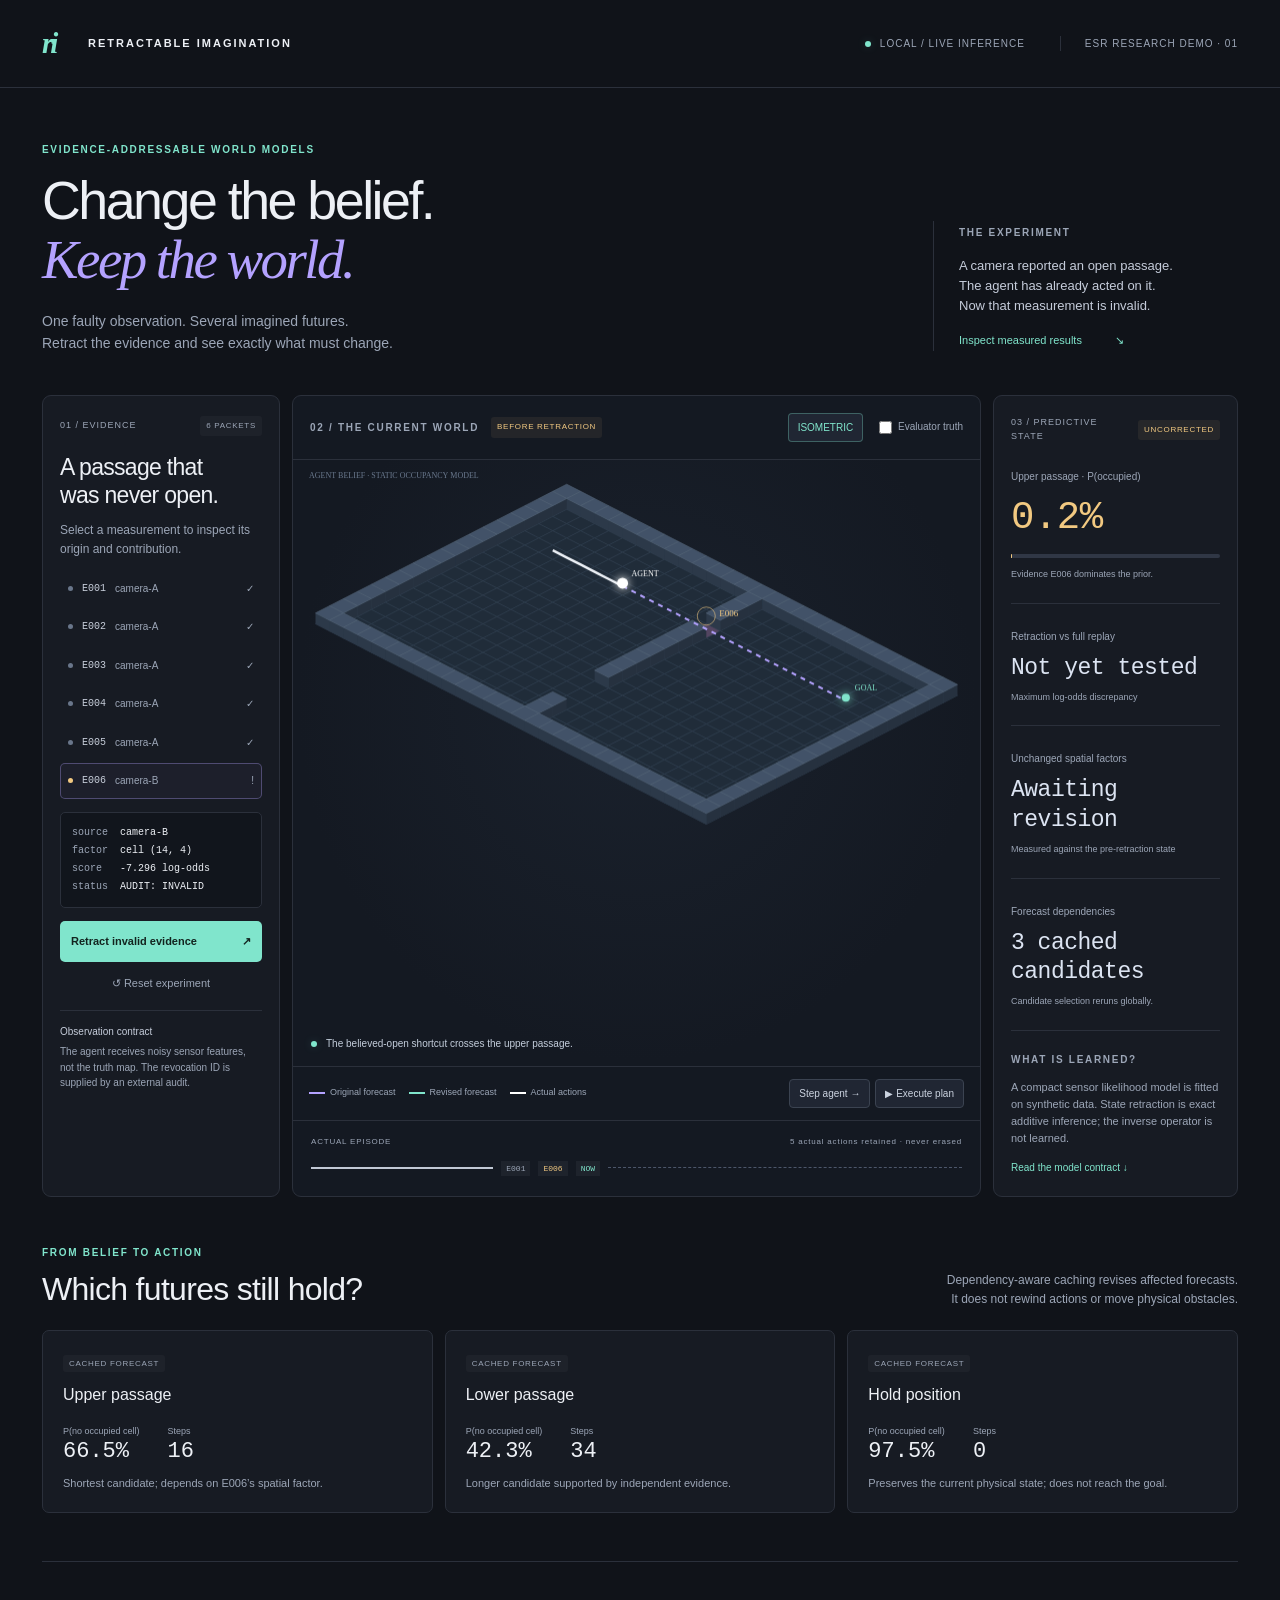
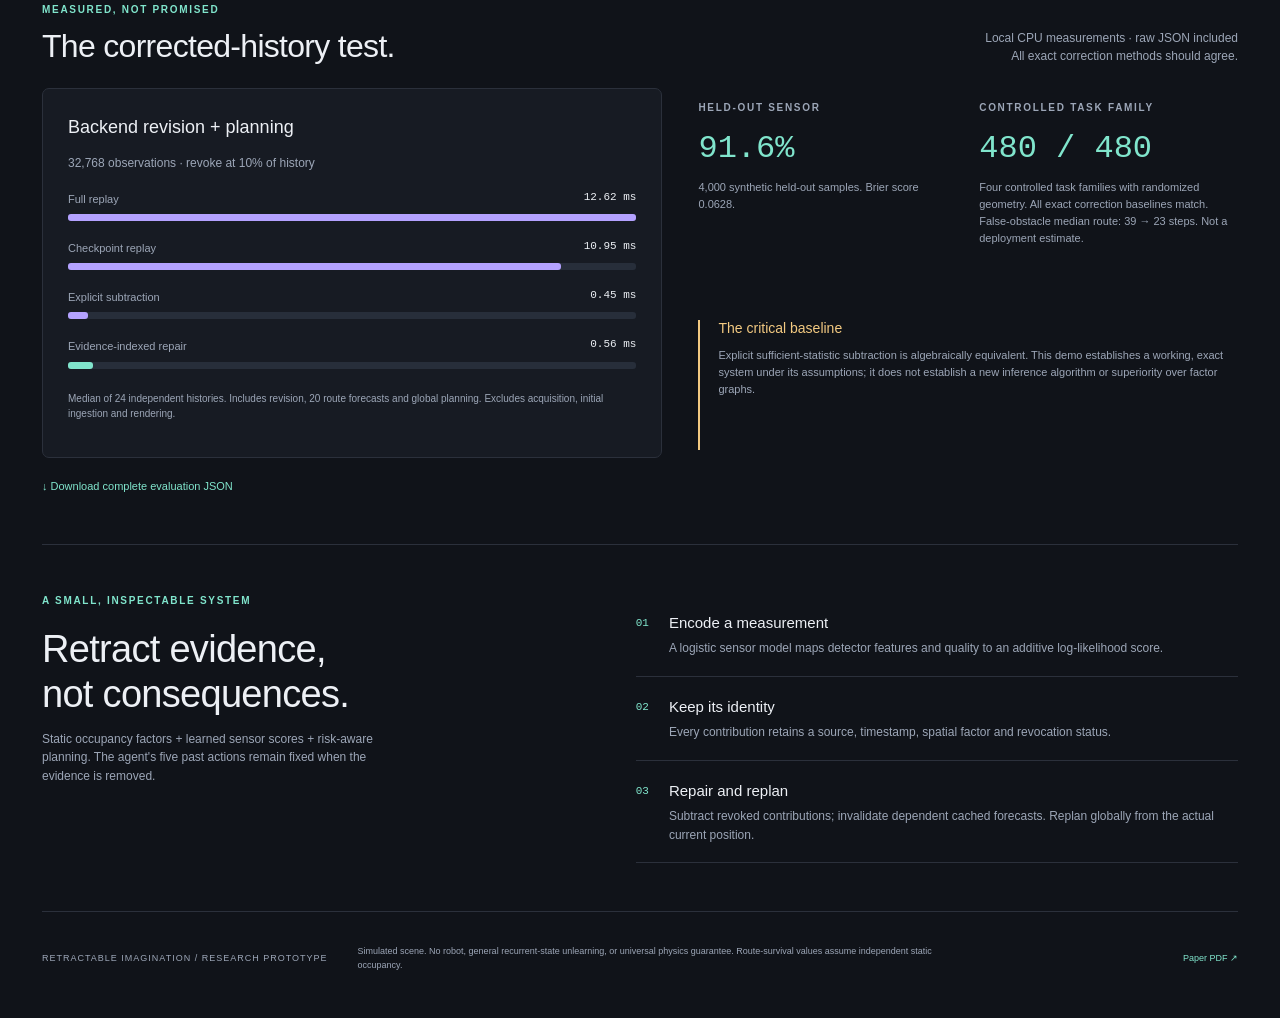
<file: web/index.html>
<!doctype html>
<html lang="en"><head><meta charset="utf-8"><meta name="viewport" content="width=device-width,initial-scale=1">
<meta name="description" content="An interactive evidence-retractable spatial world model. Correct a belief without rewinding the world.">
<title>Retractable Imagination · Research demo</title><link rel="stylesheet" href="style.css"></head>
<body>
<header><a class="brand" href="#"><span class="brand-mark">ri</span> RETRACTABLE IMAGINATION</a><div class="header-meta"><span class="status-dot"></span> LOCAL / LIVE INFERENCE <span class="edition">ESR RESEARCH DEMO · 01</span></div></header>
<main>
<section class="intro"><div><p class="eyebrow">EVIDENCE-ADDRESSABLE WORLD MODELS</p><h1>Change the belief.<br><em>Keep the world.</em></h1><p class="deck">One faulty observation. Several imagined futures.<br>Retract the evidence and see exactly what must change.</p></div><div class="intro-note"><span class="micro">THE EXPERIMENT</span><p>A camera reported an open passage.<br>The agent has already acted on it.<br>Now that measurement is invalid.</p><a href="#results">Inspect measured results <span>↘</span></a></div></section>
<section class="workspace">
<aside class="left-panel panel"><div class="panel-heading"><span>01 / EVIDENCE</span><span class="tag">6 PACKETS</span></div><h2>A passage that<br>was never open.</h2><p class="muted">Select a measurement to inspect its origin and contribution.</p><div id="evidence-list"></div><div id="packet-detail" class="packet-detail"></div><button id="retract" class="primary">Retract invalid evidence <span>↗</span></button><button id="reset" class="text-button">↺ Reset experiment</button><div class="contract"><strong>Observation contract</strong><p>The agent receives noisy sensor features, not the truth map. The revocation ID is supplied by an external audit.</p></div></aside>
<div class="world-panel panel"><div class="world-toolbar"><div><span class="panel-label">02 / THE CURRENT WORLD</span><span id="phase-tag" class="tag amber">BEFORE RETRACTION</span></div><div class="view-controls"><button id="view-mode" class="mini active">ISOMETRIC</button><label><input type="checkbox" id="reveal"> Evaluator truth</label></div></div><div class="canvas-wrap"><canvas id="world" aria-label="Interactive spatial map with actual agent trail and candidate future routes"></canvas><div class="world-caption"><span class="status-dot"></span><span id="world-caption">The believed-open shortcut crosses the upper passage.</span></div></div><div class="world-bottom"><div class="legend"><span><i class="line violet"></i> Original forecast</span><span><i class="line teal"></i> Revised forecast</span><span><i class="line white"></i> Actual actions</span></div><div class="execution"><button id="step" class="mini">Step agent →</button><button id="play" class="mini">▶ Execute plan</button></div></div><div class="timeline"><div class="timeline-label"><span>ACTUAL EPISODE</span><span id="trail-label">5 actions already executed · never erased</span></div><div class="timeline-track"><i class="past"></i><span class="time-node">E001</span><span class="time-node bad-node">E006</span><span class="time-node now-node">NOW</span><i class="future"></i></div></div></div>
<aside class="right-panel panel"><div class="panel-heading"><span>03 / PREDICTIVE STATE</span><span id="state-label" class="tag amber">UNCORRECTED</span></div><div class="metric big"><span>Upper passage · P(occupied)</span><strong id="occupancy">—</strong><div class="meter"><i id="occupancy-meter"></i></div><small id="occupancy-note">Evidence E006 dominates the prior.</small></div><div class="metric"><span>Retraction vs full replay</span><strong id="agreement">Not yet tested</strong><small>Maximum log-odds discrepancy</small></div><div class="metric"><span>Unchanged spatial factors</span><strong id="retention">—</strong><small>Measured against the pre-retraction state</small></div><div class="metric"><span>Forecast dependencies</span><strong id="cache-result">3 cached candidates</strong><small id="cache-note">Candidate selection reruns globally.</small></div><div class="model-card"><span class="micro">WHAT IS LEARNED?</span><p>A compact sensor likelihood model is fitted on synthetic data. State retraction is exact additive inference; the inverse operator is not learned.</p><a href="#method">Read the model contract ↓</a></div></aside>
</section>
<section class="forecast-section"><div class="section-heading"><div><p class="eyebrow">FROM BELIEF TO ACTION</p><h2>Which futures still hold?</h2></div><p class="muted">Dependency-aware caching revises affected forecasts.<br>It does not rewind actions or move physical obstacles.</p></div><div id="forecast-cards" class="forecast-grid"></div></section>
<section class="results-section" id="results"><div class="section-heading"><div><p class="eyebrow">MEASURED, NOT PROMISED</p><h2>The corrected-history test.</h2></div><p class="muted">Local CPU measurements · raw JSON included<br>All exact correction methods should agree.</p></div><div class="results-grid"><div class="chart-panel"><h3>Backend revision + planning</h3><p class="muted">32,768 observations · revoke at 10% of history</p><div id="timing-chart"></div><p class="fine">Median of 24 independent histories. Includes revision, 20 route forecasts and global planning. Excludes acquisition, initial ingestion and rendering.</p></div><div class="results-summary"><div><span class="micro">HELD-OUT SENSOR</span><strong id="training-time">—</strong><p id="training-accuracy"></p></div><div><span class="micro">CONTROLLED TASK FAMILY</span><strong id="task-result">—</strong><p id="task-detail"></p></div><div class="honesty"><strong>The critical baseline</strong><p>Explicit sufficient-statistic subtraction is algebraically equivalent. This demo establishes a working, exact system under its assumptions; it does not establish a new inference algorithm or superiority over factor graphs.</p></div></div></div><a class="download" href="evaluation.json" download>↓ Download complete evaluation JSON</a></section>
<section id="method" class="method-section"><div><p class="eyebrow">A SMALL, INSPECTABLE SYSTEM</p><h2>Retract evidence,<br>not consequences.</h2><p class="muted">Static occupancy factors + learned sensor scores + risk-aware planning. The agent's five past actions remain fixed when the evidence is removed.</p></div><div class="method-steps"><article><span>01</span><div><h3>Encode a measurement</h3><p>A logistic sensor model maps detector features and quality to an additive log-likelihood score.</p></div></article><article><span>02</span><div><h3>Keep its identity</h3><p>Every contribution retains a source, timestamp, spatial factor and revocation status.</p></div></article><article><span>03</span><div><h3>Repair and replan</h3><p>Subtract revoked contributions; invalidate dependent cached forecasts. Replan globally from the actual current position.</p></div></article></div></section>
<footer><span>RETRACTABLE IMAGINATION / RESEARCH PROTOTYPE</span><p>Simulated scene. No robot, general recurrent-state unlearning, or universal physics guarantee. Route-survival values assume independent static occupancy.</p><a href="paper.pdf" target="_blank" rel="noopener">Paper PDF ↗</a></footer>
</main><div id="toast" role="status" aria-live="polite"></div><script src="demo-data.js"></script><script src="study-data.js"></script><script src="core.js"></script><script src="app.js"></script>
</body></html>
</file>
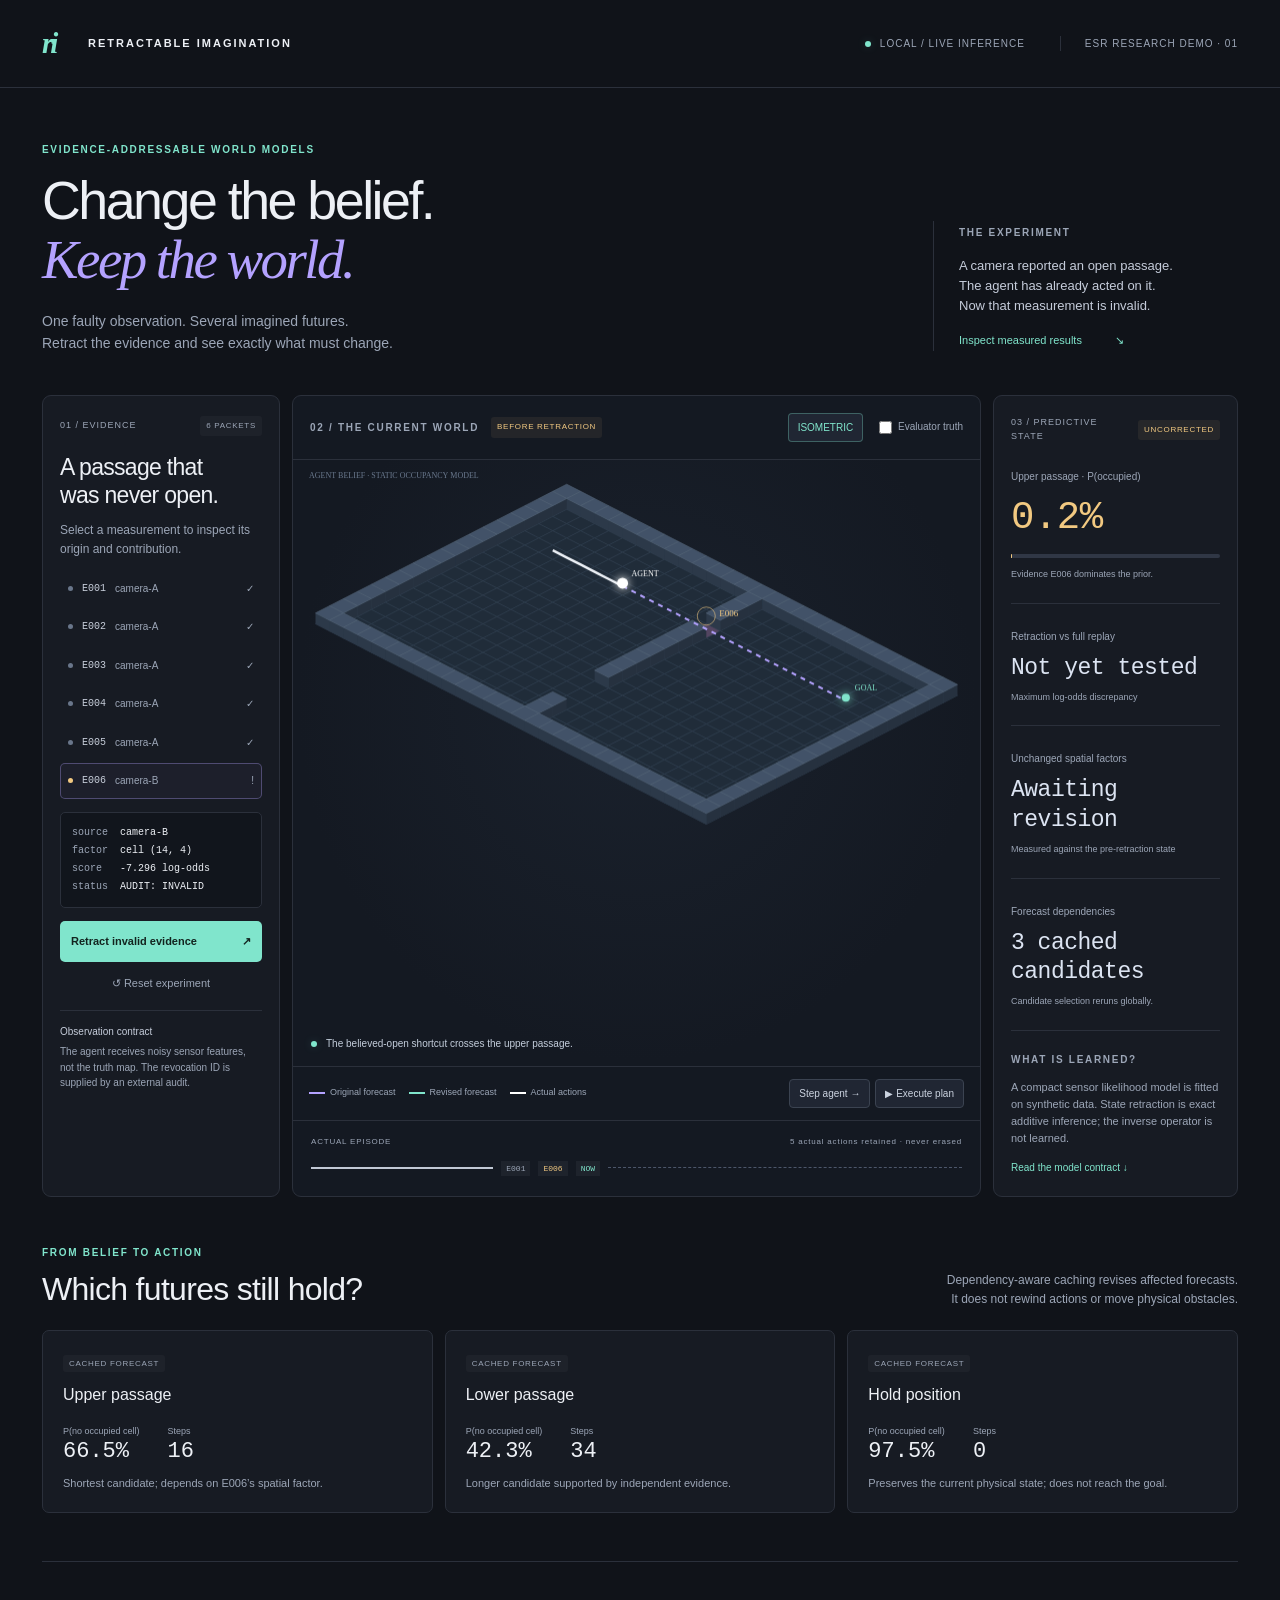
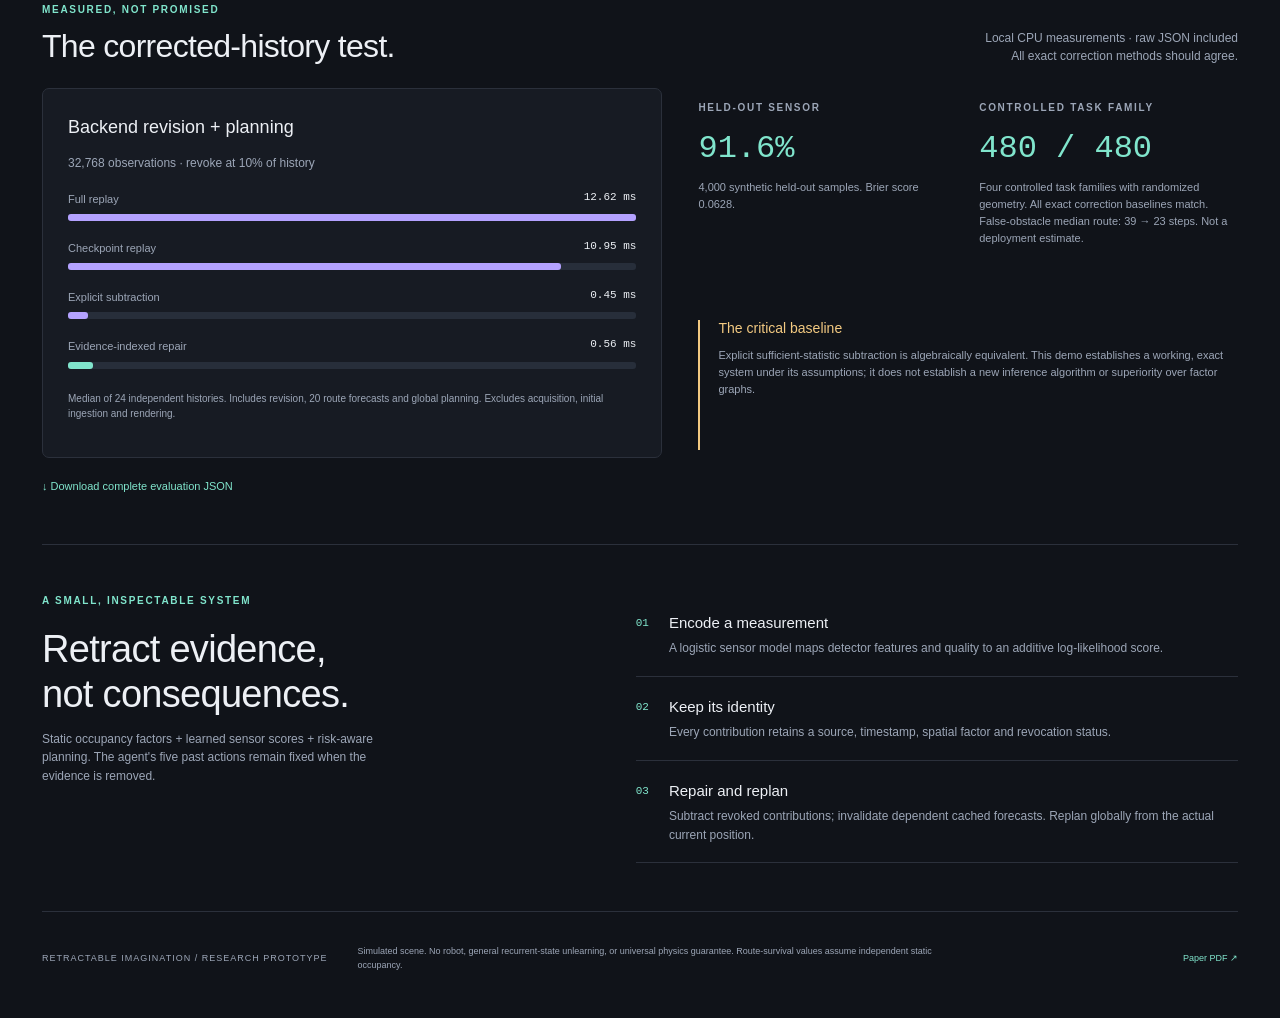
<file: offline_demo.html>
<!doctype html>
<html lang="en"><head><meta charset="utf-8"><meta name="viewport" content="width=device-width,initial-scale=1">
<meta name="description" content="An interactive evidence-retractable spatial world model. Correct a belief without rewinding the world.">
<title>Retractable Imagination · Research demo</title><style>
:root{--bg:#101319;--panel:#171b23;--panel2:#1c212b;--border:#2b303b;--text:#edf0f5;--muted:#9ca6b7;--teal:#80e5cc;--violet:#b4a2ff;--amber:#f2c981}*{box-sizing:border-box}html{scroll-behavior:smooth}body{margin:0;background:var(--bg);color:var(--text);font:14px/1.55 'Segoe UI',Arial,sans-serif}button,a,input{font:inherit}button,a{touch-action:manipulation}a{color:inherit;text-decoration:none}button{cursor:pointer}button:disabled{cursor:default;opacity:.45}button:focus-visible,a:focus-visible{outline:2px solid var(--teal);outline-offset:4px}header{max-width:1600px;margin:auto;height:88px;display:flex;align-items:center;justify-content:space-between;border-bottom:1px solid var(--border);padding:0 42px}.brand{display:flex;align-items:center;gap:12px;font-size:11px;letter-spacing:2px;font-weight:600}.brand-mark{font:bold italic 29px Georgia;color:var(--teal);letter-spacing:-3px;width:34px}.header-meta{display:flex;align-items:center;gap:9px;font-size:10px;letter-spacing:1px;color:var(--muted)}.edition{margin-left:26px;padding-left:24px;border-left:1px solid var(--border)}.status-dot{display:inline-block;width:6px;height:6px;border-radius:50%;background:var(--teal);box-shadow:0 0 10px #80e5cc33}main{max-width:1600px;margin:auto;padding:0 42px}.intro{display:flex;justify-content:space-between;align-items:flex-end;padding:54px 0 40px}.eyebrow,.micro,.panel-label{font-size:10px;letter-spacing:1.7px;color:var(--muted);font-weight:600}.eyebrow{color:var(--teal);margin:0 0 15px}h1{font-size:clamp(40px,4.2vw,66px);line-height:1.04;letter-spacing:-2.5px;margin:0;font-weight:500}h1 em{font:italic 1.02em Georgia,serif;color:var(--violet)}.deck{color:var(--muted);font-size:14px;margin:20px 0 0}.intro-note{border-left:1px solid var(--border);padding-left:25px;margin-bottom:4px;min-width:305px}.intro-note p{color:#c5ccda;font-size:13px}.intro-note a{font-size:11px;color:var(--teal)}.intro-note a span{margin-left:30px}.workspace{display:grid;grid-template-columns:238px minmax(380px,1fr) 245px;gap:12px;align-items:stretch}.panel{border:1px solid var(--border);background:var(--panel);border-radius:9px;overflow:hidden}.left-panel,.right-panel{padding:20px 17px}.panel-heading{display:flex;align-items:center;justify-content:space-between;font-size:9px;letter-spacing:1px;color:var(--muted);gap:5px}.tag{font-size:8px;letter-spacing:.7px;padding:4px 6px;background:#ffffff08;color:var(--muted);border-radius:3px;white-space:nowrap}.tag.amber{background:#f2c98112;color:var(--amber)}.tag.green{background:#80e5cc12;color:var(--teal)}h2{font-size:28px;line-height:1.2;letter-spacing:-.7px;font-weight:500;margin:18px 0 12px}.left-panel h2{font-size:23px}.muted{color:var(--muted);font-size:12px}.evidence-row{width:100%;border:1px solid transparent;color:var(--muted);background:transparent;display:flex;text-align:left;align-items:center;gap:9px;padding:9px 7px;border-radius:5px;margin:3px 0;font-size:10px}.evidence-row .dot{width:5px;height:5px;background:#69768a;border-radius:50%}.evidence-row .event-id{font-family:Consolas,monospace;color:#c7ceda}.evidence-row .source{flex:1}.evidence-row.suspect .dot{background:var(--amber)}.evidence-row.selected{border-color:#b4a2ff55;background:#b4a2ff0a}.evidence-row.revoked{text-decoration:line-through;opacity:.5}.packet-detail{border:1px solid var(--border);border-radius:5px;background:#11151c;padding:11px;margin:13px 0;font:10px/1.8 Consolas,monospace;color:var(--muted)}.packet-detail b{color:var(--text);font-weight:400}.primary{display:flex;width:100%;justify-content:space-between;align-items:center;border:0;border-radius:5px;padding:12px 11px;background:var(--teal);color:#12241f;font-size:11px;font-weight:650}.text-button{display:block;border:0;background:none;color:var(--muted);font-size:11px;margin:12px auto 17px}.contract{border-top:1px solid var(--border);padding-top:13px;font-size:10px;color:var(--muted)}.contract strong{color:#c5ccda;font-weight:500}.contract p{margin:5px 0}.world-panel{display:flex;flex-direction:column;background:#141922}.world-toolbar{padding:17px;display:flex;justify-content:space-between;gap:10px;border-bottom:1px solid var(--border);align-items:center}.world-toolbar>div:first-child{display:flex;gap:12px;flex-wrap:wrap;align-items:center}.view-controls{display:flex;gap:12px;align-items:center;font-size:10px;color:var(--muted)}.view-controls label{white-space:nowrap}.view-controls input{accent-color:var(--teal);vertical-align:middle}.mini{border:1px solid #3b4351;border-radius:4px;background:#202633;color:#ccd4e1;font-size:10px;padding:6px 9px}.mini.active{color:var(--teal);border-color:#80e5cc50}.canvas-wrap{position:relative;flex:1;min-height:350px;background:radial-gradient(ellipse at 50% 40%,#26324255,transparent 70%)}canvas{display:block;width:100%;height:100%;min-height:350px;cursor:crosshair}.world-caption{position:absolute;bottom:14px;left:18px;right:18px;display:flex;gap:9px;align-items:center;font-size:10px;color:#c4cedc;pointer-events:none}.world-bottom{padding:12px 16px;border-top:1px solid var(--border);display:flex;gap:12px;align-items:center;justify-content:space-between}.legend{display:flex;gap:13px;font-size:9px;color:var(--muted);flex-wrap:wrap}.legend>span{display:flex;align-items:center;gap:5px}.line{width:16px;height:2px;display:inline-block}.violet{background:var(--violet)}.teal{background:var(--teal)}.white{background:#fff}.execution{display:flex;gap:5px;white-space:nowrap}.timeline{border-top:1px solid var(--border);padding:15px 18px 20px}.timeline-label{display:flex;justify-content:space-between;font-size:8px;color:var(--muted);letter-spacing:.8px}.timeline-track{display:flex;align-items:center;gap:8px;margin-top:12px}.timeline-track i{height:2px}.past{width:28%;background:#c1c8d5}.future{flex:1;border-top:1px dashed #4c566a}.time-node{font:8px Consolas,monospace;padding:3px 5px;background:#ffffff0b;color:var(--muted)}.bad-node{color:var(--amber)}.now-node{color:var(--teal)}.metric{padding:21px 0;border-bottom:1px solid var(--border)}.metric>span{font-size:10px;color:var(--muted)}.metric strong{display:block;font:23px/1.3 Consolas,monospace;letter-spacing:-.5px;margin:7px 0;color:#dce4f2}.metric.big strong{font-size:39px;color:var(--amber)}.metric small{font-size:9px;color:var(--muted);display:block}.meter{height:4px;background:#303745;border-radius:4px;margin:10px 0}.meter i{display:block;height:100%;background:var(--amber);transition:width .5s;width:5%;border-radius:4px}.model-card{margin-top:20px;font-size:11px;color:var(--muted)}.model-card a{font-size:10px;color:var(--teal)}.section-heading{display:flex;align-items:flex-end;justify-content:space-between;margin-bottom:22px}.section-heading h2{margin:0;font-size:32px}.section-heading .eyebrow{margin-bottom:10px}.section-heading>p{text-align:right;margin-bottom:0}.forecast-section{padding:48px 0}.forecast-grid{display:grid;grid-template-columns:repeat(3,1fr);gap:12px}.forecast-card{border:1px solid var(--border);background:var(--panel);padding:20px;border-radius:7px}.forecast-card.changed{border-color:#80e5cc66}.forecast-card h3{font-size:16px;font-weight:500;margin:10px 0}.forecast-card .forecast-numbers{display:flex;gap:28px;margin-top:17px}.forecast-numbers span{display:block;font-size:9px;color:var(--muted)}.forecast-numbers strong{font:22px Consolas,monospace}.forecast-card p{font-size:11px;color:var(--muted);margin-bottom:0}.results-section{padding:40px 0 48px;border-top:1px solid var(--border)}.results-grid{display:grid;grid-template-columns:1.15fr 1fr;gap:36px}.chart-panel{padding:25px;border:1px solid var(--border);border-radius:7px;background:var(--panel)}h3{font-weight:500}.chart-panel h3{margin:0;font-size:18px}.chart-row{margin-top:19px}.chart-label{display:flex;justify-content:space-between;font-size:11px;color:var(--muted);margin-bottom:6px}.chart-label strong{color:var(--text);font:11px Consolas,monospace}.bar-track{height:7px;background:#272e3a;border-radius:3px}.bar{height:7px;border-radius:3px;background:var(--violet);min-width:3px}.chart-row:last-child .bar{background:var(--teal)}.fine{font-size:10px;color:var(--muted);margin-top:22px}.results-summary{display:grid;grid-template-columns:1fr 1fr;gap:22px;padding:8px 0}.results-summary strong{display:block;font:32px Consolas,monospace;color:var(--teal);margin:12px 0}.results-summary p{font-size:11px;color:var(--muted)}.honesty{grid-column:1/-1;border-left:2px solid var(--amber);padding-left:18px}.honesty strong{font:14px 'Segoe UI',sans-serif;color:var(--amber);margin:0}.download{display:inline-block;margin-top:20px;color:var(--teal);font-size:11px}.method-section{border-top:1px solid var(--border);padding:48px 0;display:grid;grid-template-columns:1fr 1.15fr;gap:70px}.method-section h2{font-size:38px}.method-section>div>p{max-width:360px}.method-steps article{display:flex;gap:20px;border-bottom:1px solid var(--border);padding:18px 0}.method-steps article>span{font:11px Consolas,monospace;color:var(--teal);padding-top:6px}.method-steps h3{font-size:15px;margin:0 0 5px}.method-steps p{font-size:12px;color:var(--muted);margin:0}footer{display:flex;align-items:center;gap:30px;padding:24px 0 34px;border-top:1px solid var(--border);font-size:9px;color:var(--muted)}footer>span{letter-spacing:1px;white-space:nowrap}footer p{flex:1;max-width:610px}footer a{color:var(--teal);white-space:nowrap;margin-left:auto}#toast{position:fixed;bottom:24px;left:50%;transform:translateX(-50%) translateY(30px);opacity:0;pointer-events:none;background:#243b35;border:1px solid #80e5cc55;border-radius:7px;padding:13px 22px;color:var(--teal);font-size:12px;transition:.25s;z-index:5}#toast.visible{opacity:1;transform:translateX(-50%) translateY(0)}@media(min-width:1450px){.workspace{grid-template-columns:255px minmax(440px,1fr) 270px}.canvas-wrap,canvas{min-height:410px}}@media(max-width:1100px){header{padding:0 24px}main{padding:0 24px}.workspace{grid-template-columns:210px minmax(340px,1fr)}.right-panel{grid-column:1/-1;display:grid;grid-template-columns:repeat(4,1fr);gap:20px}.right-panel .panel-heading{grid-column:1/-1}.right-panel .metric{padding:0 0 12px}.right-panel .metric.big strong{font-size:25px}.model-card{grid-column:1/-1;display:none}.world-toolbar{flex-wrap:wrap}.edition{display:none}}@media(max-width:720px){header{height:65px;padding:0 18px}.brand{font-size:9px;letter-spacing:1px}.header-meta{font-size:8px}main{padding:0 16px}.intro{padding:34px 0;display:block}.intro-note{display:none}h1{font-size:46px}.workspace{display:flex;flex-direction:column}.left-panel{order:1}.world-panel{order:0}.right-panel{order:2;display:grid;grid-template-columns:1fr 1fr}.left-panel h2{font-size:20px;margin-top:12px}.left-panel h2 br{display:none}#evidence-list{display:grid;grid-template-columns:1fr 1fr}.contract{display:none}.packet-detail{margin:10px 0}.primary{padding:14px}.canvas-wrap,canvas{min-height:320px}.world-toolbar{padding:12px}.world-bottom{flex-wrap:wrap}.world-caption{font-size:9px;bottom:9px}.forecast-grid{grid-template-columns:1fr}.forecast-section{padding:32px 0}.section-heading{display:block}.section-heading>p{text-align:left}.section-heading h2{font-size:27px}.results-grid,.method-section{grid-template-columns:1fr;gap:24px}.method-section{padding:32px 0}.results-summary{gap:18px}.method-section h2{font-size:32px}footer{flex-wrap:wrap;gap:8px}footer>span{width:100%}footer p{font-size:9px}footer a{margin-left:0}.timeline-label{font-size:7px}}
</style></head>
<body>
<header><a class="brand" href="#"><span class="brand-mark">ri</span> RETRACTABLE IMAGINATION</a><div class="header-meta"><span class="status-dot"></span> LOCAL / LIVE INFERENCE <span class="edition">ESR RESEARCH DEMO · 01</span></div></header>
<main>
<section class="intro"><div><p class="eyebrow">EVIDENCE-ADDRESSABLE WORLD MODELS</p><h1>Change the belief.<br><em>Keep the world.</em></h1><p class="deck">One faulty observation. Several imagined futures.<br>Retract the evidence and see exactly what must change.</p></div><div class="intro-note"><span class="micro">THE EXPERIMENT</span><p>A camera reported an open passage.<br>The agent has already acted on it.<br>Now that measurement is invalid.</p><a href="#results">Inspect measured results <span>↘</span></a></div></section>
<section class="workspace">
<aside class="left-panel panel"><div class="panel-heading"><span>01 / EVIDENCE</span><span class="tag">6 PACKETS</span></div><h2>A passage that<br>was never open.</h2><p class="muted">Select a measurement to inspect its origin and contribution.</p><div id="evidence-list"></div><div id="packet-detail" class="packet-detail"></div><button id="retract" class="primary">Retract invalid evidence <span>↗</span></button><button id="reset" class="text-button">↺ Reset experiment</button><div class="contract"><strong>Observation contract</strong><p>The agent receives noisy sensor features, not the truth map. The revocation ID is supplied by an external audit.</p></div></aside>
<div class="world-panel panel"><div class="world-toolbar"><div><span class="panel-label">02 / THE CURRENT WORLD</span><span id="phase-tag" class="tag amber">BEFORE RETRACTION</span></div><div class="view-controls"><button id="view-mode" class="mini active">ISOMETRIC</button><label><input type="checkbox" id="reveal"> Evaluator truth</label></div></div><div class="canvas-wrap"><canvas id="world" aria-label="Interactive spatial map with actual agent trail and candidate future routes"></canvas><div class="world-caption"><span class="status-dot"></span><span id="world-caption">The believed-open shortcut crosses the upper passage.</span></div></div><div class="world-bottom"><div class="legend"><span><i class="line violet"></i> Original forecast</span><span><i class="line teal"></i> Revised forecast</span><span><i class="line white"></i> Actual actions</span></div><div class="execution"><button id="step" class="mini">Step agent →</button><button id="play" class="mini">▶ Execute plan</button></div></div><div class="timeline"><div class="timeline-label"><span>ACTUAL EPISODE</span><span id="trail-label">5 actions already executed · never erased</span></div><div class="timeline-track"><i class="past"></i><span class="time-node">E001</span><span class="time-node bad-node">E006</span><span class="time-node now-node">NOW</span><i class="future"></i></div></div></div>
<aside class="right-panel panel"><div class="panel-heading"><span>03 / PREDICTIVE STATE</span><span id="state-label" class="tag amber">UNCORRECTED</span></div><div class="metric big"><span>Upper passage · P(occupied)</span><strong id="occupancy">—</strong><div class="meter"><i id="occupancy-meter"></i></div><small id="occupancy-note">Evidence E006 dominates the prior.</small></div><div class="metric"><span>Retraction vs full replay</span><strong id="agreement">Not yet tested</strong><small>Maximum log-odds discrepancy</small></div><div class="metric"><span>Unchanged spatial factors</span><strong id="retention">—</strong><small>Measured against the pre-retraction state</small></div><div class="metric"><span>Forecast dependencies</span><strong id="cache-result">3 cached candidates</strong><small id="cache-note">Candidate selection reruns globally.</small></div><div class="model-card"><span class="micro">WHAT IS LEARNED?</span><p>A compact sensor likelihood model is fitted on synthetic data. State retraction is exact additive inference; the inverse operator is not learned.</p><a href="#method">Read the model contract ↓</a></div></aside>
</section>
<section class="forecast-section"><div class="section-heading"><div><p class="eyebrow">FROM BELIEF TO ACTION</p><h2>Which futures still hold?</h2></div><p class="muted">Dependency-aware caching revises affected forecasts.<br>It does not rewind actions or move physical obstacles.</p></div><div id="forecast-cards" class="forecast-grid"></div></section>
<section class="results-section" id="results"><div class="section-heading"><div><p class="eyebrow">MEASURED, NOT PROMISED</p><h2>The corrected-history test.</h2></div><p class="muted">Local CPU measurements · raw JSON included<br>All exact correction methods should agree.</p></div><div class="results-grid"><div class="chart-panel"><h3>Backend revision + planning</h3><p class="muted">32,768 observations · revoke at 10% of history</p><div id="timing-chart"></div><p class="fine">Median of 24 independent histories. Includes revision, 20 route forecasts and global planning. Excludes acquisition, initial ingestion and rendering.</p></div><div class="results-summary"><div><span class="micro">HELD-OUT SENSOR</span><strong id="training-time">—</strong><p id="training-accuracy"></p></div><div><span class="micro">CONTROLLED TASK FAMILY</span><strong id="task-result">—</strong><p id="task-detail"></p></div><div class="honesty"><strong>The critical baseline</strong><p>Explicit sufficient-statistic subtraction is algebraically equivalent. This demo establishes a working, exact system under its assumptions; it does not establish a new inference algorithm or superiority over factor graphs.</p></div></div></div><a class="download" href="data:application/json;charset=utf-8,%7B%0A%20%20%22version%22%3A%20%221.0%22%2C%0A%20%20%22seed%22%3A%2020261101%2C%0A%20%20%22python%22%3A%20%223.10.11%22%2C%0A%20%20%22platform%22%3A%20%22Windows-10-10.0.26200-SP0%22%2C%0A%20%20%22training%22%3A%20%7B%0A%20%20%20%20%22seed%22%3A%2020261101%2C%0A%20%20%20%20%22train_examples%22%3A%2012000%2C%0A%20%20%20%20%22test_examples%22%3A%204000%2C%0A%20%20%20%20%22steps%22%3A%20180%2C%0A%20%20%20%20%22loss_trace%22%3A%20%5B%0A%20%20%20%20%20%200.6931471803599452%2C%0A%20%20%20%20%20%200.3251049922855806%2C%0A%20%20%20%20%20%200.2634180503323092%2C%0A%20%20%20%20%20%200.23921632672418328%2C%0A%20%20%20%20%20%200.2266167372080525%2C%0A%20%20%20%20%20%200.2190628429727125%2C%0A%20%20%20%20%20%200.21413072211197678%2C%0A%20%20%20%20%20%200.21071984850094297%2C%0A%20%20%20%20%20%200.2082606902683585%2C%0A%20%20%20%20%20%200.20643039673961197%2C%0A%20%20%20%20%20%200.20503323642916974%2C%0A%20%20%20%20%20%200.20394426256727244%2C%0A%20%20%20%20%20%200.20308038956725974%2C%0A%20%20%20%20%20%200.20238450879626685%2C%0A%20%20%20%20%20%200.2018162787850374%2C%0A%20%20%20%20%20%200.20134654118068285%2C%0A%20%20%20%20%20%200.2009538057617378%2C%0A%20%20%20%20%20%200.20062196622875217%0A%20%20%20%20%5D%2C%0A%20%20%20%20%22test_accuracy%22%3A%200.91625%2C%0A%20%20%20%20%22test_brier%22%3A%200.06277269662646169%2C%0A%20%20%20%20%22description%22%3A%20%22synthetic%20binary%20sensor%20classifier%3B%20balanced%20class%20prior%22%2C%0A%20%20%20%20%22wall_seconds%22%3A%200.4530199999862816%0A%20%20%7D%2C%0A%20%20%22timing_scope%22%3A%20%22state%20repair%20only%2C%20pre-encoded%20evidence%2C%20single%20process%2C%20warm%20median%20of%209%20runs%3B%20not%20end-to-end%20planning%20latency%22%2C%0A%20%20%22benchmark%22%3A%20%5B%0A%20%20%20%20%7B%0A%20%20%20%20%20%20%22length%22%3A%20256%2C%0A%20%20%20%20%20%20%22revoke_fraction%22%3A%200.1%2C%0A%20%20%20%20%20%20%22methods%22%3A%20%7B%0A%20%20%20%20%20%20%20%20%22full_replay%22%3A%20%7B%0A%20%20%20%20%20%20%20%20%20%20%22median_us%22%3A%2096.2%2C%0A%20%20%20%20%20%20%20%20%20%20%22p90_us%22%3A%20103.96000000000001%2C%0A%20%20%20%20%20%20%20%20%20%20%22max_logit_error%22%3A%200.0%0A%20%20%20%20%20%20%20%20%7D%2C%0A%20%20%20%20%20%20%20%20%22checkpoint_replay%22%3A%20%7B%0A%20%20%20%20%20%20%20%20%20%20%22median_us%22%3A%2076.8%2C%0A%20%20%20%20%20%20%20%20%20%20%22p90_us%22%3A%2086.76%2C%0A%20%20%20%20%20%20%20%20%20%20%22max_logit_error%22%3A%200.0%0A%20%20%20%20%20%20%20%20%7D%2C%0A%20%20%20%20%20%20%20%20%22explicit_subtract%22%3A%20%7B%0A%20%20%20%20%20%20%20%20%20%20%22median_us%22%3A%201.6%2C%0A%20%20%20%20%20%20%20%20%20%20%22p90_us%22%3A%201.92%2C%0A%20%20%20%20%20%20%20%20%20%20%22max_logit_error%22%3A%203.469446951953614e-18%0A%20%20%20%20%20%20%20%20%7D%2C%0A%20%20%20%20%20%20%20%20%22indexed_retract%22%3A%20%7B%0A%20%20%20%20%20%20%20%20%20%20%22median_us%22%3A%201.6%2C%0A%20%20%20%20%20%20%20%20%20%20%22p90_us%22%3A%201.86%2C%0A%20%20%20%20%20%20%20%20%20%20%22max_logit_error%22%3A%203.469446951953614e-18%0A%20%20%20%20%20%20%20%20%7D%0A%20%20%20%20%20%20%7D%2C%0A%20%20%20%20%20%20%22checkpoint_setup_ms%22%3A%200.15720000374130905%2C%0A%20%20%20%20%20%20%22checkpoint_bytes%22%3A%2032768%2C%0A%20%20%20%20%20%20%22numeric_evidence_payload_bytes%22%3A%204096%2C%0A%20%20%20%20%20%20%22state_bytes%22%3A%2016384%2C%0A%20%20%20%20%20%20%22memory_note%22%3A%20%22numeric%20arrays%20only%3B%20Python%20ledger/dependency%20overhead%20excluded%22%0A%20%20%20%20%7D%2C%0A%20%20%20%20%7B%0A%20%20%20%20%20%20%22length%22%3A%20256%2C%0A%20%20%20%20%20%20%22revoke_fraction%22%3A%200.5%2C%0A%20%20%20%20%20%20%22methods%22%3A%20%7B%0A%20%20%20%20%20%20%20%20%22full_replay%22%3A%20%7B%0A%20%20%20%20%20%20%20%20%20%20%22median_us%22%3A%2069.2%2C%0A%20%20%20%20%20%20%20%20%20%20%22p90_us%22%3A%2076.18%2C%0A%20%20%20%20%20%20%20%20%20%20%22max_logit_error%22%3A%200.0%0A%20%20%20%20%20%20%20%20%7D%2C%0A%20%20%20%20%20%20%20%20%22checkpoint_replay%22%3A%20%7B%0A%20%20%20%20%20%20%20%20%20%20%22median_us%22%3A%2072.1%2C%0A%20%20%20%20%20%20%20%20%20%20%22p90_us%22%3A%2074.47999999999999%2C%0A%20%20%20%20%20%20%20%20%20%20%22max_logit_error%22%3A%200.0%0A%20%20%20%20%20%20%20%20%7D%2C%0A%20%20%20%20%20%20%20%20%22explicit_subtract%22%3A%20%7B%0A%20%20%20%20%20%20%20%20%20%20%22median_us%22%3A%201.4%2C%0A%20%20%20%20%20%20%20%20%20%20%22p90_us%22%3A%201.6600000000000001%2C%0A%20%20%20%20%20%20%20%20%20%20%22max_logit_error%22%3A%206.938893903907228e-18%0A%20%20%20%20%20%20%20%20%7D%2C%0A%20%20%20%20%20%20%20%20%22indexed_retract%22%3A%20%7B%0A%20%20%20%20%20%20%20%20%20%20%22median_us%22%3A%201.6%2C%0A%20%20%20%20%20%20%20%20%20%20%22p90_us%22%3A%201.7%2C%0A%20%20%20%20%20%20%20%20%20%20%22max_logit_error%22%3A%206.938893903907228e-18%0A%20%20%20%20%20%20%20%20%7D%0A%20%20%20%20%20%20%7D%2C%0A%20%20%20%20%20%20%22checkpoint_setup_ms%22%3A%200.15720000374130905%2C%0A%20%20%20%20%20%20%22checkpoint_bytes%22%3A%2032768%2C%0A%20%20%20%20%20%20%22numeric_evidence_payload_bytes%22%3A%204096%2C%0A%20%20%20%20%20%20%22state_bytes%22%3A%2016384%2C%0A%20%20%20%20%20%20%22memory_note%22%3A%20%22numeric%20arrays%20only%3B%20Python%20ledger/dependency%20overhead%20excluded%22%0A%20%20%20%20%7D%2C%0A%20%20%20%20%7B%0A%20%20%20%20%20%20%22length%22%3A%20256%2C%0A%20%20%20%20%20%20%22revoke_fraction%22%3A%200.9%2C%0A%20%20%20%20%20%20%22methods%22%3A%20%7B%0A%20%20%20%20%20%20%20%20%22full_replay%22%3A%20%7B%0A%20%20%20%20%20%20%20%20%20%20%22median_us%22%3A%2070.6%2C%0A%20%20%20%20%20%20%20%20%20%20%22p90_us%22%3A%2074.46%2C%0A%20%20%20%20%20%20%20%20%20%20%22max_logit_error%22%3A%200.0%0A%20%20%20%20%20%20%20%20%7D%2C%0A%20%20%20%20%20%20%20%20%22checkpoint_replay%22%3A%20%7B%0A%20%20%20%20%20%20%20%20%20%20%22median_us%22%3A%2071.9%2C%0A%20%20%20%20%20%20%20%20%20%20%22p90_us%22%3A%2072.11999999999999%2C%0A%20%20%20%20%20%20%20%20%20%20%22max_logit_error%22%3A%200.0%0A%20%20%20%20%20%20%20%20%7D%2C%0A%20%20%20%20%20%20%20%20%22explicit_subtract%22%3A%20%7B%0A%20%20%20%20%20%20%20%20%20%20%22median_us%22%3A%201.6%2C%0A%20%20%20%20%20%20%20%20%20%20%22p90_us%22%3A%201.9%2C%0A%20%20%20%20%20%20%20%20%20%20%22max_logit_error%22%3A%201.3877787807814457e-17%0A%20%20%20%20%20%20%20%20%7D%2C%0A%20%20%20%20%20%20%20%20%22indexed_retract%22%3A%20%7B%0A%20%20%20%20%20%20%20%20%20%20%22median_us%22%3A%201.7%2C%0A%20%20%20%20%20%20%20%20%20%20%22p90_us%22%3A%201.94%2C%0A%20%20%20%20%20%20%20%20%20%20%22max_logit_error%22%3A%201.3877787807814457e-17%0A%20%20%20%20%20%20%20%20%7D%0A%20%20%20%20%20%20%7D%2C%0A%20%20%20%20%20%20%22checkpoint_setup_ms%22%3A%200.15720000374130905%2C%0A%20%20%20%20%20%20%22checkpoint_bytes%22%3A%2032768%2C%0A%20%20%20%20%20%20%22numeric_evidence_payload_bytes%22%3A%204096%2C%0A%20%20%20%20%20%20%22state_bytes%22%3A%2016384%2C%0A%20%20%20%20%20%20%22memory_note%22%3A%20%22numeric%20arrays%20only%3B%20Python%20ledger/dependency%20overhead%20excluded%22%0A%20%20%20%20%7D%2C%0A%20%20%20%20%7B%0A%20%20%20%20%20%20%22length%22%3A%204096%2C%0A%20%20%20%20%20%20%22revoke_fraction%22%3A%200.1%2C%0A%20%20%20%20%20%20%22methods%22%3A%20%7B%0A%20%20%20%20%20%20%20%20%22full_replay%22%3A%20%7B%0A%20%20%20%20%20%20%20%20%20%20%22median_us%22%3A%20998.0%2C%0A%20%20%20%20%20%20%20%20%20%20%22p90_us%22%3A%201051.1599999999999%2C%0A%20%20%20%20%20%20%20%20%20%20%22max_logit_error%22%3A%200.0%0A%20%20%20%20%20%20%20%20%7D%2C%0A%20%20%20%20%20%20%20%20%22checkpoint_replay%22%3A%20%7B%0A%20%20%20%20%20%20%20%20%20%20%22median_us%22%3A%201003.2%2C%0A%20%20%20%20%20%20%20%20%20%20%22p90_us%22%3A%201048.12%2C%0A%20%20%20%20%20%20%20%20%20%20%22max_logit_error%22%3A%200.0%0A%20%20%20%20%20%20%20%20%7D%2C%0A%20%20%20%20%20%20%20%20%22explicit_subtract%22%3A%20%7B%0A%20%20%20%20%20%20%20%20%20%20%22median_us%22%3A%203.5%2C%0A%20%20%20%20%20%20%20%20%20%20%22p90_us%22%3A%20363.24000000000024%2C%0A%20%20%20%20%20%20%20%20%20%20%22max_logit_error%22%3A%201.0408340855860843e-17%0A%20%20%20%20%20%20%20%20%7D%2C%0A%20%20%20%20%20%20%20%20%22indexed_retract%22%3A%20%7B%0A%20%20%20%20%20%20%20%20%20%20%22median_us%22%3A%203.4%2C%0A%20%20%20%20%20%20%20%20%20%20%22p90_us%22%3A%203.82%2C%0A%20%20%20%20%20%20%20%20%20%20%22max_logit_error%22%3A%201.0408340855860843e-17%0A%20%20%20%20%20%20%20%20%7D%0A%20%20%20%20%20%20%7D%2C%0A%20%20%20%20%20%20%22checkpoint_setup_ms%22%3A%201.8349000019952655%2C%0A%20%20%20%20%20%20%22checkpoint_bytes%22%3A%20278528%2C%0A%20%20%20%20%20%20%22numeric_evidence_payload_bytes%22%3A%2065536%2C%0A%20%20%20%20%20%20%22state_bytes%22%3A%2016384%2C%0A%20%20%20%20%20%20%22memory_note%22%3A%20%22numeric%20arrays%20only%3B%20Python%20ledger/dependency%20overhead%20excluded%22%0A%20%20%20%20%7D%2C%0A%20%20%20%20%7B%0A%20%20%20%20%20%20%22length%22%3A%204096%2C%0A%20%20%20%20%20%20%22revoke_fraction%22%3A%200.5%2C%0A%20%20%20%20%20%20%22methods%22%3A%20%7B%0A%20%20%20%20%20%20%20%20%22full_replay%22%3A%20%7B%0A%20%20%20%20%20%20%20%20%20%20%22median_us%22%3A%201072.8%2C%0A%20%20%20%20%20%20%20%20%20%20%22p90_us%22%3A%201287.6%2C%0A%20%20%20%20%20%20%20%20%20%20%22max_logit_error%22%3A%200.0%0A%20%20%20%20%20%20%20%20%7D%2C%0A%20%20%20%20%20%20%20%20%22checkpoint_replay%22%3A%20%7B%0A%20%20%20%20%20%20%20%20%20%20%22median_us%22%3A%20483.8%2C%0A%20%20%20%20%20%20%20%20%20%20%22p90_us%22%3A%20495.28000000000003%2C%0A%20%20%20%20%20%20%20%20%20%20%22max_logit_error%22%3A%200.0%0A%20%20%20%20%20%20%20%20%7D%2C%0A%20%20%20%20%20%20%20%20%22explicit_subtract%22%3A%20%7B%0A%20%20%20%20%20%20%20%20%20%20%22median_us%22%3A%201.8%2C%0A%20%20%20%20%20%20%20%20%20%20%22p90_us%22%3A%202.02%2C%0A%20%20%20%20%20%20%20%20%20%20%22max_logit_error%22%3A%200.0%0A%20%20%20%20%20%20%20%20%7D%2C%0A%20%20%20%20%20%20%20%20%22indexed_retract%22%3A%20%7B%0A%20%20%20%20%20%20%20%20%20%20%22median_us%22%3A%201.9%2C%0A%20%20%20%20%20%20%20%20%20%20%22p90_us%22%3A%202.3400000000000003%2C%0A%20%20%20%20%20%20%20%20%20%20%22max_logit_error%22%3A%200.0%0A%20%20%20%20%20%20%20%20%7D%0A%20%20%20%20%20%20%7D%2C%0A%20%20%20%20%20%20%22checkpoint_setup_ms%22%3A%201.8349000019952655%2C%0A%20%20%20%20%20%20%22checkpoint_bytes%22%3A%20278528%2C%0A%20%20%20%20%20%20%22numeric_evidence_payload_bytes%22%3A%2065536%2C%0A%20%20%20%20%20%20%22state_bytes%22%3A%2016384%2C%0A%20%20%20%20%20%20%22memory_note%22%3A%20%22numeric%20arrays%20only%3B%20Python%20ledger/dependency%20overhead%20excluded%22%0A%20%20%20%20%7D%2C%0A%20%20%20%20%7B%0A%20%20%20%20%20%20%22length%22%3A%204096%2C%0A%20%20%20%20%20%20%22revoke_fraction%22%3A%200.9%2C%0A%20%20%20%20%20%20%22methods%22%3A%20%7B%0A%20%20%20%20%20%20%20%20%22full_replay%22%3A%20%7B%0A%20%20%20%20%20%20%20%20%20%20%22median_us%22%3A%20991.9%2C%0A%20%20%20%20%20%20%20%20%20%20%22p90_us%22%3A%201387.8600000000001%2C%0A%20%20%20%20%20%20%20%20%20%20%22max_logit_error%22%3A%200.0%0A%20%20%20%20%20%20%20%20%7D%2C%0A%20%20%20%20%20%20%20%20%22checkpoint_replay%22%3A%20%7B%0A%20%20%20%20%20%20%20%20%20%20%22median_us%22%3A%20133.6%2C%0A%20%20%20%20%20%20%20%20%20%20%22p90_us%22%3A%20142.8%2C%0A%20%20%20%20%20%20%20%20%20%20%22max_logit_error%22%3A%200.0%0A%20%20%20%20%20%20%20%20%7D%2C%0A%20%20%20%20%20%20%20%20%22explicit_subtract%22%3A%20%7B%0A%20%20%20%20%20%20%20%20%20%20%22median_us%22%3A%201.6%2C%0A%20%20%20%20%20%20%20%20%20%20%22p90_us%22%3A%201.82%2C%0A%20%20%20%20%20%20%20%20%20%20%22max_logit_error%22%3A%200.0%0A%20%20%20%20%20%20%20%20%7D%2C%0A%20%20%20%20%20%20%20%20%22indexed_retract%22%3A%20%7B%0A%20%20%20%20%20%20%20%20%20%20%22median_us%22%3A%201.8%2C%0A%20%20%20%20%20%20%20%20%20%20%22p90_us%22%3A%201.98%2C%0A%20%20%20%20%20%20%20%20%20%20%22max_logit_error%22%3A%200.0%0A%20%20%20%20%20%20%20%20%7D%0A%20%20%20%20%20%20%7D%2C%0A%20%20%20%20%20%20%22checkpoint_setup_ms%22%3A%201.8349000019952655%2C%0A%20%20%20%20%20%20%22checkpoint_bytes%22%3A%20278528%2C%0A%20%20%20%20%20%20%22numeric_evidence_payload_bytes%22%3A%2065536%2C%0A%20%20%20%20%20%20%22state_bytes%22%3A%2016384%2C%0A%20%20%20%20%20%20%22memory_note%22%3A%20%22numeric%20arrays%20only%3B%20Python%20ledger/dependency%20overhead%20excluded%22%0A%20%20%20%20%7D%2C%0A%20%20%20%20%7B%0A%20%20%20%20%20%20%22length%22%3A%2032768%2C%0A%20%20%20%20%20%20%22revoke_fraction%22%3A%200.1%2C%0A%20%20%20%20%20%20%22methods%22%3A%20%7B%0A%20%20%20%20%20%20%20%20%22full_replay%22%3A%20%7B%0A%20%20%20%20%20%20%20%20%20%20%22median_us%22%3A%2010551.1%2C%0A%20%20%20%20%20%20%20%20%20%20%22p90_us%22%3A%2012229.28%2C%0A%20%20%20%20%20%20%20%20%20%20%22max_logit_error%22%3A%200.0%0A%20%20%20%20%20%20%20%20%7D%2C%0A%20%20%20%20%20%20%20%20%22checkpoint_replay%22%3A%20%7B%0A%20%20%20%20%20%20%20%20%20%20%22median_us%22%3A%209314.8%2C%0A%20%20%20%20%20%20%20%20%20%20%22p90_us%22%3A%2010462.619999999999%2C%0A%20%20%20%20%20%20%20%20%20%20%22max_logit_error%22%3A%200.0%0A%20%20%20%20%20%20%20%20%7D%2C%0A%20%20%20%20%20%20%20%20%22explicit_subtract%22%3A%20%7B%0A%20%20%20%20%20%20%20%20%20%20%22median_us%22%3A%201.9%2C%0A%20%20%20%20%20%20%20%20%20%20%22p90_us%22%3A%202.4800000000000004%2C%0A%20%20%20%20%20%20%20%20%20%20%22max_logit_error%22%3A%200.0%0A%20%20%20%20%20%20%20%20%7D%2C%0A%20%20%20%20%20%20%20%20%22indexed_retract%22%3A%20%7B%0A%20%20%20%20%20%20%20%20%20%20%22median_us%22%3A%201.7%2C%0A%20%20%20%20%20%20%20%20%20%20%22p90_us%22%3A%202.1%2C%0A%20%20%20%20%20%20%20%20%20%20%22max_logit_error%22%3A%200.0%0A%20%20%20%20%20%20%20%20%7D%0A%20%20%20%20%20%20%7D%2C%0A%20%20%20%20%20%20%22checkpoint_setup_ms%22%3A%2014.269600011175498%2C%0A%20%20%20%20%20%20%22checkpoint_bytes%22%3A%202113536%2C%0A%20%20%20%20%20%20%22numeric_evidence_payload_bytes%22%3A%20524288%2C%0A%20%20%20%20%20%20%22state_bytes%22%3A%2016384%2C%0A%20%20%20%20%20%20%22memory_note%22%3A%20%22numeric%20arrays%20only%3B%20Python%20ledger/dependency%20overhead%20excluded%22%0A%20%20%20%20%7D%2C%0A%20%20%20%20%7B%0A%20%20%20%20%20%20%22length%22%3A%2032768%2C%0A%20%20%20%20%20%20%22revoke_fraction%22%3A%200.5%2C%0A%20%20%20%20%20%20%22methods%22%3A%20%7B%0A%20%20%20%20%20%20%20%20%22full_replay%22%3A%20%7B%0A%20%20%20%20%20%20%20%20%20%20%22median_us%22%3A%209009.7%2C%0A%20%20%20%20%20%20%20%20%20%20%22p90_us%22%3A%2011380.3%2C%0A%20%20%20%20%20%20%20%20%20%20%22max_logit_error%22%3A%200.0%0A%20%20%20%20%20%20%20%20%7D%2C%0A%20%20%20%20%20%20%20%20%22checkpoint_replay%22%3A%20%7B%0A%20%20%20%20%20%20%20%20%20%20%22median_us%22%3A%204890.9%2C%0A%20%20%20%20%20%20%20%20%20%20%22p90_us%22%3A%206143.2%2C%0A%20%20%20%20%20%20%20%20%20%20%22max_logit_error%22%3A%200.0%0A%20%20%20%20%20%20%20%20%7D%2C%0A%20%20%20%20%20%20%20%20%22explicit_subtract%22%3A%20%7B%0A%20%20%20%20%20%20%20%20%20%20%22median_us%22%3A%202.2%2C%0A%20%20%20%20%20%20%20%20%20%20%22p90_us%22%3A%203.8400000000000003%2C%0A%20%20%20%20%20%20%20%20%20%20%22max_logit_error%22%3A%201.1102230246251565e-16%0A%20%20%20%20%20%20%20%20%7D%2C%0A%20%20%20%20%20%20%20%20%22indexed_retract%22%3A%20%7B%0A%20%20%20%20%20%20%20%20%20%20%22median_us%22%3A%202.6%2C%0A%20%20%20%20%20%20%20%20%20%20%22p90_us%22%3A%202.8400000000000003%2C%0A%20%20%20%20%20%20%20%20%20%20%22max_logit_error%22%3A%201.1102230246251565e-16%0A%20%20%20%20%20%20%20%20%7D%0A%20%20%20%20%20%20%7D%2C%0A%20%20%20%20%20%20%22checkpoint_setup_ms%22%3A%2014.269600011175498%2C%0A%20%20%20%20%20%20%22checkpoint_bytes%22%3A%202113536%2C%0A%20%20%20%20%20%20%22numeric_evidence_payload_bytes%22%3A%20524288%2C%0A%20%20%20%20%20%20%22state_bytes%22%3A%2016384%2C%0A%20%20%20%20%20%20%22memory_note%22%3A%20%22numeric%20arrays%20only%3B%20Python%20ledger/dependency%20overhead%20excluded%22%0A%20%20%20%20%7D%2C%0A%20%20%20%20%7B%0A%20%20%20%20%20%20%22length%22%3A%2032768%2C%0A%20%20%20%20%20%20%22revoke_fraction%22%3A%200.9%2C%0A%20%20%20%20%20%20%22methods%22%3A%20%7B%0A%20%20%20%20%20%20%20%20%22full_replay%22%3A%20%7B%0A%20%20%20%20%20%20%20%20%20%20%22median_us%22%3A%209576.3%2C%0A%20%20%20%20%20%20%20%20%20%20%22p90_us%22%3A%2011143.56%2C%0A%20%20%20%20%20%20%20%20%20%20%22max_logit_error%22%3A%200.0%0A%20%20%20%20%20%20%20%20%7D%2C%0A%20%20%20%20%20%20%20%20%22checkpoint_replay%22%3A%20%7B%0A%20%20%20%20%20%20%20%20%20%20%22median_us%22%3A%20811.2%2C%0A%20%20%20%20%20%20%20%20%20%20%22p90_us%22%3A%20842.26%2C%0A%20%20%20%20%20%20%20%20%20%20%22max_logit_error%22%3A%200.0%0A%20%20%20%20%20%20%20%20%7D%2C%0A%20%20%20%20%20%20%20%20%22explicit_subtract%22%3A%20%7B%0A%20%20%20%20%20%20%20%20%20%20%22median_us%22%3A%201.4%2C%0A%20%20%20%20%20%20%20%20%20%20%22p90_us%22%3A%201.86%2C%0A%20%20%20%20%20%20%20%20%20%20%22max_logit_error%22%3A%204.163336342344337e-17%0A%20%20%20%20%20%20%20%20%7D%2C%0A%20%20%20%20%20%20%20%20%22indexed_retract%22%3A%20%7B%0A%20%20%20%20%20%20%20%20%20%20%22median_us%22%3A%201.6%2C%0A%20%20%20%20%20%20%20%20%20%20%22p90_us%22%3A%201.76%2C%0A%20%20%20%20%20%20%20%20%20%20%22max_logit_error%22%3A%204.163336342344337e-17%0A%20%20%20%20%20%20%20%20%7D%0A%20%20%20%20%20%20%7D%2C%0A%20%20%20%20%20%20%22checkpoint_setup_ms%22%3A%2014.269600011175498%2C%0A%20%20%20%20%20%20%22checkpoint_bytes%22%3A%202113536%2C%0A%20%20%20%20%20%20%22numeric_evidence_payload_bytes%22%3A%20524288%2C%0A%20%20%20%20%20%20%22state_bytes%22%3A%2016384%2C%0A%20%20%20%20%20%20%22memory_note%22%3A%20%22numeric%20arrays%20only%3B%20Python%20ledger/dependency%20overhead%20excluded%22%0A%20%20%20%20%7D%0A%20%20%5D%2C%0A%20%20%22cache%22%3A%20%7B%0A%20%20%20%20%22routes%22%3A%2064%2C%0A%20%20%20%20%22invalidated%22%3A%201%2C%0A%20%20%20%20%22retained%22%3A%2063%2C%0A%20%20%20%20%22max_forecast_error%22%3A%200.0%2C%0A%20%20%20%20%22unaffected_forecast_drift%22%3A%200.0%2C%0A%20%20%20%20%22note%22%3A%20%22locality-controlled%20cache%20test%2C%20not%20a%20generic%20sparsity%20claim%22%0A%20%20%7D%2C%0A%20%20%22tasks%22%3A%20%7B%0A%20%20%20%20%22n%22%3A%20200%2C%0A%20%20%20%20%22seed%22%3A%20813%2C%0A%20%20%20%20%22success%22%3A%20%7B%0A%20%20%20%20%20%20%22stale%22%3A%200.0%2C%0A%20%20%20%20%20%20%22full_replay%22%3A%201.0%2C%0A%20%20%20%20%20%20%22checkpoint_replay%22%3A%201.0%2C%0A%20%20%20%20%20%20%22explicit_subtract%22%3A%201.0%2C%0A%20%20%20%20%20%20%22indexed_retract%22%3A%201.0%0A%20%20%20%20%7D%2C%0A%20%20%20%20%22changed_plans%22%3A%20200%2C%0A%20%20%20%20%22scope%22%3A%20%22selected%20invalid-free-gate%20family%3B%20revocation%20ID%20supplied%3B%20five%20past%20actions%20retained%22%2C%0A%20%20%20%20%22checkpoint_note%22%3A%20%22task%20outcomes%20use%20identical%20corrected%20inference%3B%20timing%20is%20measured%20separately%22%0A%20%20%7D%2C%0A%20%20%22limits%22%3A%20%5B%0A%20%20%20%20%22independent%20static%20occupancy%20factors%22%2C%0A%20%20%20%20%22revocation%20identifiers%20externally%20supplied%22%2C%0A%20%20%20%20%22exact%20operator%20is%20not%20learned%22%2C%0A%20%20%20%20%22explicit%20subtraction%20is%20algebraically%20equivalent%22%2C%0A%20%20%20%20%22task%20family%20is%20selected%20to%20expose%20correction%2C%20not%20deployment%20prevalence%22%2C%0A%20%20%20%20%22memory%20figures%20exclude%20Python%20bookkeeping%22%2C%0A%20%20%20%20%22no%20real%20robot%20or%20large%20VLM%20evaluated%22%0A%20%20%5D%0A%7D" download>↓ Download complete evaluation JSON</a></section>
<section id="method" class="method-section"><div><p class="eyebrow">A SMALL, INSPECTABLE SYSTEM</p><h2>Retract evidence,<br>not consequences.</h2><p class="muted">Static occupancy factors + learned sensor scores + risk-aware planning. The agent's five past actions remain fixed when the evidence is removed.</p></div><div class="method-steps"><article><span>01</span><div><h3>Encode a measurement</h3><p>A logistic sensor model maps detector features and quality to an additive log-likelihood score.</p></div></article><article><span>02</span><div><h3>Keep its identity</h3><p>Every contribution retains a source, timestamp, spatial factor and revocation status.</p></div></article><article><span>03</span><div><h3>Repair and replan</h3><p>Subtract revoked contributions; invalidate dependent cached forecasts. Replan globally from the actual current position.</p></div></article></div></section>
<footer><span>RETRACTABLE IMAGINATION / RESEARCH PROTOTYPE</span><p>Simulated scene. No robot, general recurrent-state unlearning, or universal physics guarantee. Route-survival values assume independent static occupancy.</p><a href="paper/paper.pdf" target="_blank" rel="noopener">Paper PDF ↗</a></footer>
</main><div id="toast" role="status" aria-live="polite"></div><script>window.DEMO_DATA = {"scene": {"width": 28, "height": 18, "truth": [1, 1, 1, 1, 1, 1, 1, 1, 1, 1, 1, 1, 1, 1, 1, 1, 1, 1, 1, 1, 1, 1, 1, 1, 1, 1, 1, 1, 1, 0, 0, 0, 0, 0, 0, 0, 0, 0, 0, 0, 0, 0, 1, 0, 0, 0, 0, 0, 0, 0, 0, 0, 0, 0, 0, 1, 1, 0, 0, 0, 0, 0, 0, 0, 0, 0, 0, 0, 0, 0, 1, 0, 0, 0, 0, 0, 0, 0, 0, 0, 0, 0, 0, 1, 1, 0, 0, 0, 0, 0, 0, 0, 0, 0, 0, 0, 0, 0, 1, 0, 0, 0, 0, 0, 0, 0, 0, 0, 0, 0, 0, 1, 1, 0, 0, 0, 0, 0, 0, 0, 0, 0, 0, 0, 0, 0, 1, 0, 0, 0, 0, 0, 0, 0, 0, 0, 0, 0, 0, 1, 1, 0, 0, 0, 0, 0, 0, 0, 0, 0, 0, 0, 0, 0, 1, 0, 0, 0, 0, 0, 0, 0, 0, 0, 0, 0, 0, 1, 1, 0, 0, 0, 0, 0, 0, 0, 0, 0, 0, 0, 0, 0, 1, 0, 0, 0, 0, 0, 0, 0, 0, 0, 0, 0, 0, 1, 1, 0, 0, 0, 0, 0, 0, 0, 0, 0, 0, 0, 0, 0, 1, 0, 0, 0, 0, 0, 0, 0, 0, 0, 0, 0, 0, 1, 1, 0, 0, 0, 0, 0, 0, 0, 0, 0, 0, 0, 0, 0, 1, 0, 0, 0, 0, 0, 0, 0, 0, 0, 0, 0, 0, 1, 1, 0, 0, 0, 0, 0, 0, 0, 0, 0, 0, 0, 0, 0, 1, 0, 0, 0, 0, 0, 0, 0, 0, 0, 0, 0, 0, 1, 1, 0, 0, 0, 0, 0, 0, 0, 0, 0, 0, 0, 0, 0, 1, 0, 0, 0, 0, 0, 0, 0, 0, 0, 0, 0, 0, 1, 1, 0, 0, 0, 0, 0, 0, 0, 0, 0, 0, 0, 0, 0, 1, 0, 0, 0, 0, 0, 0, 0, 0, 0, 0, 0, 0, 1, 1, 0, 0, 0, 0, 0, 0, 0, 0, 0, 0, 0, 0, 0, 0, 0, 0, 0, 0, 0, 0, 0, 0, 0, 0, 0, 0, 1, 1, 0, 0, 0, 0, 0, 0, 0, 0, 0, 0, 0, 0, 0, 0, 0, 0, 0, 0, 0, 0, 0, 0, 0, 0, 0, 0, 1, 1, 0, 0, 0, 0, 0, 0, 0, 0, 0, 0, 0, 0, 0, 0, 0, 0, 0, 0, 0, 0, 0, 0, 0, 0, 0, 0, 1, 1, 0, 0, 0, 0, 0, 0, 0, 0, 0, 0, 0, 0, 0, 1, 0, 0, 0, 0, 0, 0, 0, 0, 0, 0, 0, 0, 1, 1, 0, 0, 0, 0, 0, 0, 0, 0, 0, 0, 0, 0, 0, 1, 0, 0, 0, 0, 0, 0, 0, 0, 0, 0, 0, 0, 1, 1, 1, 1, 1, 1, 1, 1, 1, 1, 1, 1, 1, 1, 1, 1, 1, 1, 1, 1, 1, 1, 1, 1, 1, 1, 1, 1, 1], "prior": [5.293304824724492, 5.293304824724492, 5.293304824724492, 5.293304824724492, 5.293304824724492, 5.293304824724492, 5.293304824724492, 5.293304824724492, 5.293304824724492, 5.293304824724492, 5.293304824724492, 5.293304824724492, 5.293304824724492, 5.293304824724492, 5.293304824724492, 5.293304824724492, 5.293304824724492, 5.293304824724492, 5.293304824724492, 5.293304824724492, 5.293304824724492, 5.293304824724492, 5.293304824724492, 5.293304824724492, 5.293304824724492, 5.293304824724492, 5.293304824724492, 5.293304824724492, 5.293304824724492, -3.6635616461296463, -3.6635616461296463, -3.6635616461296463, -3.6635616461296463, -3.6635616461296463, -3.6635616461296463, -3.6635616461296463, -3.6635616461296463, -3.6635616461296463, -3.6635616461296463, -3.6635616461296463, -3.6635616461296463, -3.6635616461296463, 5.293304824724492, -3.6635616461296463, -3.6635616461296463, -3.6635616461296463, -3.6635616461296463, -3.6635616461296463, -3.6635616461296463, -3.6635616461296463, -3.6635616461296463, -3.6635616461296463, -3.6635616461296463, -3.6635616461296463, -3.6635616461296463, 5.293304824724492, 5.293304824724492, -3.6635616461296463, -3.6635616461296463, -3.6635616461296463, -3.6635616461296463, -3.6635616461296463, -3.6635616461296463, -3.6635616461296463, -3.6635616461296463, -3.6635616461296463, -3.6635616461296463, -3.6635616461296463, -3.6635616461296463, -3.6635616461296463, 5.293304824724492, -3.6635616461296463, -3.6635616461296463, -3.6635616461296463, -3.6635616461296463, -3.6635616461296463, -3.6635616461296463, -3.6635616461296463, -3.6635616461296463, -3.6635616461296463, -3.6635616461296463, -3.6635616461296463, -3.6635616461296463, 5.293304824724492, 5.293304824724492, -3.6635616461296463, -3.6635616461296463, -3.6635616461296463, -3.6635616461296463, -3.6635616461296463, -3.6635616461296463, -3.6635616461296463, -3.6635616461296463, -3.6635616461296463, -3.6635616461296463, -3.6635616461296463, -3.6635616461296463, -3.6635616461296463, 5.293304824724492, -3.6635616461296463, -3.6635616461296463, -3.6635616461296463, -3.6635616461296463, -3.6635616461296463, -3.6635616461296463, -3.6635616461296463, -3.6635616461296463, -3.6635616461296463, -3.6635616461296463, -3.6635616461296463, -3.6635616461296463, 5.293304824724492, 5.293304824724492, -3.6635616461296463, -3.6635616461296463, -3.6635616461296463, -3.6635616461296463, -3.6635616461296463, -3.6635616461296463, -3.6635616461296463, -3.6635616461296463, -3.6635616461296463, -3.6635616461296463, -3.6635616461296463, -3.6635616461296463, -3.6635616461296463, 1.2656663733312759, -3.6635616461296463, -3.6635616461296463, -3.6635616461296463, -3.6635616461296463, -3.6635616461296463, -3.6635616461296463, -3.6635616461296463, -3.6635616461296463, -3.6635616461296463, -3.6635616461296463, -3.6635616461296463, -3.6635616461296463, 5.293304824724492, 5.293304824724492, -3.6635616461296463, -3.6635616461296463, -3.6635616461296463, -3.6635616461296463, -3.6635616461296463, -3.6635616461296463, -3.6635616461296463, -3.6635616461296463, -3.6635616461296463, -3.6635616461296463, -3.6635616461296463, -3.6635616461296463, -3.6635616461296463, 5.293304824724492, -3.6635616461296463, -3.6635616461296463, -3.6635616461296463, -3.6635616461296463, -3.6635616461296463, -3.6635616461296463, -3.6635616461296463, -3.6635616461296463, -3.6635616461296463, -3.6635616461296463, -3.6635616461296463, -3.6635616461296463, 5.293304824724492, 5.293304824724492, -3.6635616461296463, -3.6635616461296463, -3.6635616461296463, -3.6635616461296463, -3.6635616461296463, -3.6635616461296463, -3.6635616461296463, -3.6635616461296463, -3.6635616461296463, -3.6635616461296463, -3.6635616461296463, -3.6635616461296463, -3.6635616461296463, 5.293304824724492, -3.6635616461296463, -3.6635616461296463, -3.6635616461296463, -3.6635616461296463, -3.6635616461296463, -3.6635616461296463, -3.6635616461296463, -3.6635616461296463, -3.6635616461296463, -3.6635616461296463, -3.6635616461296463, -3.6635616461296463, 5.293304824724492, 5.293304824724492, -3.6635616461296463, -3.6635616461296463, -3.6635616461296463, -3.6635616461296463, -3.6635616461296463, -3.6635616461296463, -3.6635616461296463, -3.6635616461296463, -3.6635616461296463, -3.6635616461296463, -3.6635616461296463, -3.6635616461296463, -3.6635616461296463, 5.293304824724492, -3.6635616461296463, -3.6635616461296463, -3.6635616461296463, -3.6635616461296463, -3.6635616461296463, -3.6635616461296463, -3.6635616461296463, -3.6635616461296463, -3.6635616461296463, -3.6635616461296463, -3.6635616461296463, -3.6635616461296463, 5.293304824724492, 5.293304824724492, -3.6635616461296463, -3.6635616461296463, -3.6635616461296463, -3.6635616461296463, -3.6635616461296463, -3.6635616461296463, -3.6635616461296463, -3.6635616461296463, -3.6635616461296463, -3.6635616461296463, -3.6635616461296463, -3.6635616461296463, -3.6635616461296463, 5.293304824724492, -3.6635616461296463, -3.6635616461296463, -3.6635616461296463, -3.6635616461296463, -3.6635616461296463, -3.6635616461296463, -3.6635616461296463, -3.6635616461296463, -3.6635616461296463, -3.6635616461296463, -3.6635616461296463, -3.6635616461296463, 5.293304824724492, 5.293304824724492, -3.6635616461296463, -3.6635616461296463, -3.6635616461296463, -3.6635616461296463, -3.6635616461296463, -3.6635616461296463, -3.6635616461296463, -3.6635616461296463, -3.6635616461296463, -3.6635616461296463, -3.6635616461296463, -3.6635616461296463, -3.6635616461296463, 5.293304824724492, -3.6635616461296463, -3.6635616461296463, -3.6635616461296463, -3.6635616461296463, -3.6635616461296463, -3.6635616461296463, -3.6635616461296463, -3.6635616461296463, -3.6635616461296463, -3.6635616461296463, -3.6635616461296463, -3.6635616461296463, 5.293304824724492, 5.293304824724492, -3.6635616461296463, -3.6635616461296463, -3.6635616461296463, -3.6635616461296463, -3.6635616461296463, -3.6635616461296463, -3.6635616461296463, -3.6635616461296463, -3.6635616461296463, -3.6635616461296463, -3.6635616461296463, -3.6635616461296463, -3.6635616461296463, 5.293304824724492, -3.6635616461296463, -3.6635616461296463, -3.6635616461296463, -3.6635616461296463, -3.6635616461296463, -3.6635616461296463, -3.6635616461296463, -3.6635616461296463, -3.6635616461296463, -3.6635616461296463, -3.6635616461296463, -3.6635616461296463, 5.293304824724492, 5.293304824724492, -3.6635616461296463, -3.6635616461296463, -3.6635616461296463, -3.6635616461296463, -3.6635616461296463, -3.6635616461296463, -3.6635616461296463, -3.6635616461296463, -3.6635616461296463, -3.6635616461296463, -3.6635616461296463, -3.6635616461296463, -3.6635616461296463, 5.293304824724492, -3.6635616461296463, -3.6635616461296463, -3.6635616461296463, -3.6635616461296463, -3.6635616461296463, -3.6635616461296463, -3.6635616461296463, -3.6635616461296463, -3.6635616461296463, -3.6635616461296463, -3.6635616461296463, -3.6635616461296463, 5.293304824724492, 5.293304824724492, -3.6635616461296463, -3.6635616461296463, -3.6635616461296463, -3.6635616461296463, -3.6635616461296463, -3.6635616461296463, -3.6635616461296463, -3.6635616461296463, -3.6635616461296463, -3.6635616461296463, -3.6635616461296463, -3.6635616461296463, -3.6635616461296463, -3.6635616461296463, -3.6635616461296463, -3.6635616461296463, -3.6635616461296463, -3.6635616461296463, -3.6635616461296463, -3.6635616461296463, -3.6635616461296463, -3.6635616461296463, -3.6635616461296463, -3.6635616461296463, -3.6635616461296463, -3.6635616461296463, 5.293304824724492, 5.293304824724492, -3.6635616461296463, -3.6635616461296463, -3.6635616461296463, -3.6635616461296463, -3.6635616461296463, -3.6635616461296463, -3.6635616461296463, -3.6635616461296463, -3.6635616461296463, -3.6635616461296463, -3.6635616461296463, -3.6635616461296463, -3.6635616461296463, -3.6635616461296463, -3.6635616461296463, -3.6635616461296463, -3.6635616461296463, -3.6635616461296463, -3.6635616461296463, -3.6635616461296463, -3.6635616461296463, -3.6635616461296463, -3.6635616461296463, -3.6635616461296463, -3.6635616461296463, -3.6635616461296463, 5.293304824724492, 5.293304824724492, -3.6635616461296463, -3.6635616461296463, -3.6635616461296463, -3.6635616461296463, -3.6635616461296463, -3.6635616461296463, -3.6635616461296463, -3.6635616461296463, -3.6635616461296463, -3.6635616461296463, -3.6635616461296463, -3.6635616461296463, -3.6635616461296463, -3.6635616461296463, -3.6635616461296463, -3.6635616461296463, -3.6635616461296463, -3.6635616461296463, -3.6635616461296463, -3.6635616461296463, -3.6635616461296463, -3.6635616461296463, -3.6635616461296463, -3.6635616461296463, -3.6635616461296463, -3.6635616461296463, 5.293304824724492, 5.293304824724492, -3.6635616461296463, -3.6635616461296463, -3.6635616461296463, -3.6635616461296463, -3.6635616461296463, -3.6635616461296463, -3.6635616461296463, -3.6635616461296463, -3.6635616461296463, -3.6635616461296463, -3.6635616461296463, -3.6635616461296463, -3.6635616461296463, 5.293304824724492, -3.6635616461296463, -3.6635616461296463, -3.6635616461296463, -3.6635616461296463, -3.6635616461296463, -3.6635616461296463, -3.6635616461296463, -3.6635616461296463, -3.6635616461296463, -3.6635616461296463, -3.6635616461296463, -3.6635616461296463, 5.293304824724492, 5.293304824724492, -3.6635616461296463, -3.6635616461296463, -3.6635616461296463, -3.6635616461296463, -3.6635616461296463, -3.6635616461296463, -3.6635616461296463, -3.6635616461296463, -3.6635616461296463, -3.6635616461296463, -3.6635616461296463, -3.6635616461296463, -3.6635616461296463, 5.293304824724492, -3.6635616461296463, -3.6635616461296463, -3.6635616461296463, -3.6635616461296463, -3.6635616461296463, -3.6635616461296463, -3.6635616461296463, -3.6635616461296463, -3.6635616461296463, -3.6635616461296463, -3.6635616461296463, -3.6635616461296463, 5.293304824724492, 5.293304824724492, 5.293304824724492, 5.293304824724492, 5.293304824724492, 5.293304824724492, 5.293304824724492, 5.293304824724492, 5.293304824724492, 5.293304824724492, 5.293304824724492, 5.293304824724492, 5.293304824724492, 5.293304824724492, 5.293304824724492, 5.293304824724492, 5.293304824724492, 5.293304824724492, 5.293304824724492, 5.293304824724492, 5.293304824724492, 5.293304824724492, 5.293304824724492, 5.293304824724492, 5.293304824724492, 5.293304824724492, 5.293304824724492, 5.293304824724492, 5.293304824724492], "events": [{"id": "E001", "cell": 378, "raw": -1.8, "quality": 0.95, "delta": -5.8928343838784905, "source": "camera-A", "timestamp": 1, "valid": true}, {"id": "E002", "cell": 350, "raw": -1.6, "quality": 0.9, "delta": -5.124768277953146, "source": "camera-A", "timestamp": 2, "valid": true}, {"id": "E003", "cell": 406, "raw": -1.5, "quality": 0.9, "delta": -4.8044968048921, "source": "camera-A", "timestamp": 3, "valid": true}, {"id": "E004", "cell": 231, "raw": -1.4, "quality": 0.9, "delta": -4.484225331831054, "source": "camera-A", "timestamp": 4, "valid": true}, {"id": "E005", "cell": 272, "raw": -1.5, "quality": 0.9, "delta": -4.8044968048921, "source": "camera-A", "timestamp": 5, "valid": true}, {"id": "E006", "cell": 126, "raw": -2.2, "quality": 0.98, "delta": -7.2959005748926655, "source": "camera-B", "timestamp": 6, "valid": false}], "bad_ids": ["E006"], "start": 115, "goal": 136, "bad_cell": 126, "title": "A passage that was never open"}, "sensor_weights": [1.9239721493843795, 1.4208250902512014, 0.00702196638711806, -0.006744478724814755], "evaluation": {"version": "1.0", "seed": 20261101, "python": "3.10.11", "platform": "Windows-10-10.0.26200-SP0", "training": {"seed": 20261101, "train_examples": 12000, "test_examples": 4000, "steps": 180, "loss_trace": [0.6931471803599452, 0.3251049922855806, 0.2634180503323092, 0.23921632672418328, 0.2266167372080525, 0.2190628429727125, 0.21413072211197678, 0.21071984850094297, 0.2082606902683585, 0.20643039673961197, 0.20503323642916974, 0.20394426256727244, 0.20308038956725974, 0.20238450879626685, 0.2018162787850374, 0.20134654118068285, 0.2009538057617378, 0.20062196622875217], "test_accuracy": 0.91625, "test_brier": 0.06277269662646169, "description": "synthetic binary sensor classifier; balanced class prior", "wall_seconds": 0.4530199999862816}, "timing_scope": "state repair only, pre-encoded evidence, single process, warm median of 9 runs; not end-to-end planning latency", "benchmark": [{"length": 256, "revoke_fraction": 0.1, "methods": {"full_replay": {"median_us": 96.2, "p90_us": 103.96000000000001, "max_logit_error": 0.0}, "checkpoint_replay": {"median_us": 76.8, "p90_us": 86.76, "max_logit_error": 0.0}, "explicit_subtract": {"median_us": 1.6, "p90_us": 1.92, "max_logit_error": 3.469446951953614e-18}, "indexed_retract": {"median_us": 1.6, "p90_us": 1.86, "max_logit_error": 3.469446951953614e-18}}, "checkpoint_setup_ms": 0.15720000374130905, "checkpoint_bytes": 32768, "numeric_evidence_payload_bytes": 4096, "state_bytes": 16384, "memory_note": "numeric arrays only; Python ledger/dependency overhead excluded"}, {"length": 256, "revoke_fraction": 0.5, "methods": {"full_replay": {"median_us": 69.2, "p90_us": 76.18, "max_logit_error": 0.0}, "checkpoint_replay": {"median_us": 72.1, "p90_us": 74.47999999999999, "max_logit_error": 0.0}, "explicit_subtract": {"median_us": 1.4, "p90_us": 1.6600000000000001, "max_logit_error": 6.938893903907228e-18}, "indexed_retract": {"median_us": 1.6, "p90_us": 1.7, "max_logit_error": 6.938893903907228e-18}}, "checkpoint_setup_ms": 0.15720000374130905, "checkpoint_bytes": 32768, "numeric_evidence_payload_bytes": 4096, "state_bytes": 16384, "memory_note": "numeric arrays only; Python ledger/dependency overhead excluded"}, {"length": 256, "revoke_fraction": 0.9, "methods": {"full_replay": {"median_us": 70.6, "p90_us": 74.46, "max_logit_error": 0.0}, "checkpoint_replay": {"median_us": 71.9, "p90_us": 72.11999999999999, "max_logit_error": 0.0}, "explicit_subtract": {"median_us": 1.6, "p90_us": 1.9, "max_logit_error": 1.3877787807814457e-17}, "indexed_retract": {"median_us": 1.7, "p90_us": 1.94, "max_logit_error": 1.3877787807814457e-17}}, "checkpoint_setup_ms": 0.15720000374130905, "checkpoint_bytes": 32768, "numeric_evidence_payload_bytes": 4096, "state_bytes": 16384, "memory_note": "numeric arrays only; Python ledger/dependency overhead excluded"}, {"length": 4096, "revoke_fraction": 0.1, "methods": {"full_replay": {"median_us": 998.0, "p90_us": 1051.1599999999999, "max_logit_error": 0.0}, "checkpoint_replay": {"median_us": 1003.2, "p90_us": 1048.12, "max_logit_error": 0.0}, "explicit_subtract": {"median_us": 3.5, "p90_us": 363.24000000000024, "max_logit_error": 1.0408340855860843e-17}, "indexed_retract": {"median_us": 3.4, "p90_us": 3.82, "max_logit_error": 1.0408340855860843e-17}}, "checkpoint_setup_ms": 1.8349000019952655, "checkpoint_bytes": 278528, "numeric_evidence_payload_bytes": 65536, "state_bytes": 16384, "memory_note": "numeric arrays only; Python ledger/dependency overhead excluded"}, {"length": 4096, "revoke_fraction": 0.5, "methods": {"full_replay": {"median_us": 1072.8, "p90_us": 1287.6, "max_logit_error": 0.0}, "checkpoint_replay": {"median_us": 483.8, "p90_us": 495.28000000000003, "max_logit_error": 0.0}, "explicit_subtract": {"median_us": 1.8, "p90_us": 2.02, "max_logit_error": 0.0}, "indexed_retract": {"median_us": 1.9, "p90_us": 2.3400000000000003, "max_logit_error": 0.0}}, "checkpoint_setup_ms": 1.8349000019952655, "checkpoint_bytes": 278528, "numeric_evidence_payload_bytes": 65536, "state_bytes": 16384, "memory_note": "numeric arrays only; Python ledger/dependency overhead excluded"}, {"length": 4096, "revoke_fraction": 0.9, "methods": {"full_replay": {"median_us": 991.9, "p90_us": 1387.8600000000001, "max_logit_error": 0.0}, "checkpoint_replay": {"median_us": 133.6, "p90_us": 142.8, "max_logit_error": 0.0}, "explicit_subtract": {"median_us": 1.6, "p90_us": 1.82, "max_logit_error": 0.0}, "indexed_retract": {"median_us": 1.8, "p90_us": 1.98, "max_logit_error": 0.0}}, "checkpoint_setup_ms": 1.8349000019952655, "checkpoint_bytes": 278528, "numeric_evidence_payload_bytes": 65536, "state_bytes": 16384, "memory_note": "numeric arrays only; Python ledger/dependency overhead excluded"}, {"length": 32768, "revoke_fraction": 0.1, "methods": {"full_replay": {"median_us": 10551.1, "p90_us": 12229.28, "max_logit_error": 0.0}, "checkpoint_replay": {"median_us": 9314.8, "p90_us": 10462.619999999999, "max_logit_error": 0.0}, "explicit_subtract": {"median_us": 1.9, "p90_us": 2.4800000000000004, "max_logit_error": 0.0}, "indexed_retract": {"median_us": 1.7, "p90_us": 2.1, "max_logit_error": 0.0}}, "checkpoint_setup_ms": 14.269600011175498, "checkpoint_bytes": 2113536, "numeric_evidence_payload_bytes": 524288, "state_bytes": 16384, "memory_note": "numeric arrays only; Python ledger/dependency overhead excluded"}, {"length": 32768, "revoke_fraction": 0.5, "methods": {"full_replay": {"median_us": 9009.7, "p90_us": 11380.3, "max_logit_error": 0.0}, "checkpoint_replay": {"median_us": 4890.9, "p90_us": 6143.2, "max_logit_error": 0.0}, "explicit_subtract": {"median_us": 2.2, "p90_us": 3.8400000000000003, "max_logit_error": 1.1102230246251565e-16}, "indexed_retract": {"median_us": 2.6, "p90_us": 2.8400000000000003, "max_logit_error": 1.1102230246251565e-16}}, "checkpoint_setup_ms": 14.269600011175498, "checkpoint_bytes": 2113536, "numeric_evidence_payload_bytes": 524288, "state_bytes": 16384, "memory_note": "numeric arrays only; Python ledger/dependency overhead excluded"}, {"length": 32768, "revoke_fraction": 0.9, "methods": {"full_replay": {"median_us": 9576.3, "p90_us": 11143.56, "max_logit_error": 0.0}, "checkpoint_replay": {"median_us": 811.2, "p90_us": 842.26, "max_logit_error": 0.0}, "explicit_subtract": {"median_us": 1.4, "p90_us": 1.86, "max_logit_error": 4.163336342344337e-17}, "indexed_retract": {"median_us": 1.6, "p90_us": 1.76, "max_logit_error": 4.163336342344337e-17}}, "checkpoint_setup_ms": 14.269600011175498, "checkpoint_bytes": 2113536, "numeric_evidence_payload_bytes": 524288, "state_bytes": 16384, "memory_note": "numeric arrays only; Python ledger/dependency overhead excluded"}], "cache": {"routes": 64, "invalidated": 1, "retained": 63, "max_forecast_error": 0.0, "unaffected_forecast_drift": 0.0, "note": "locality-controlled cache test, not a generic sparsity claim"}, "tasks": {"n": 200, "seed": 813, "success": {"stale": 0.0, "full_replay": 1.0, "checkpoint_replay": 1.0, "explicit_subtract": 1.0, "indexed_retract": 1.0}, "changed_plans": 200, "scope": "selected invalid-free-gate family; revocation ID supplied; five past actions retained", "checkpoint_note": "task outcomes use identical corrected inference; timing is measured separately"}, "limits": ["independent static occupancy factors", "revocation identifiers externally supplied", "exact operator is not learned", "explicit subtraction is algebraically equivalent", "task family is selected to expose correction, not deployment prevalence", "memory figures exclude Python bookkeeping", "no real robot or large VLM evaluated"]}};
</script><script>window.STUDY_DATA = {"tasks": {"seed": 20261102, "per_family": 120, "total": 480, "families": {"false_free": {"n": 120, "methods": {"stale": {"successes": 0, "rate": 0.0, "wilson95": [0.0, 0.031019166418701827], "median_successful_steps": null}, "state_only_stale_forecast": {"successes": 0, "rate": 0.0, "wilson95": [0.0, 0.031019166418701827], "median_successful_steps": null}, "full_replay": {"successes": 120, "rate": 1.0, "wilson95": [0.9689808335812982, 1.0], "median_successful_steps": 38.0}, "checkpoint_replay": {"successes": 120, "rate": 1.0, "wilson95": [0.9689808335812982, 1.0], "median_successful_steps": 38.0}, "explicit_subtract": {"successes": 120, "rate": 1.0, "wilson95": [0.9689808335812982, 1.0], "median_successful_steps": 38.0}, "indexed_retract": {"successes": 120, "rate": 1.0, "wilson95": [0.9689808335812982, 1.0], "median_successful_steps": 38.0}}, "max_state_error": 4.440892098500626e-16, "max_retention_drift": 0.0, "changed_plans": 120, "revoked_packets_range": [1, 1]}, "false_occupied": {"n": 120, "methods": {"stale": {"successes": 120, "rate": 1.0, "wilson95": [0.9689808335812982, 1.0], "median_successful_steps": 39.0}, "state_only_stale_forecast": {"successes": 120, "rate": 1.0, "wilson95": [0.9689808335812982, 1.0], "median_successful_steps": 39.0}, "full_replay": {"successes": 120, "rate": 1.0, "wilson95": [0.9689808335812982, 1.0], "median_successful_steps": 23.0}, "checkpoint_replay": {"successes": 120, "rate": 1.0, "wilson95": [0.9689808335812982, 1.0], "median_successful_steps": 23.0}, "explicit_subtract": {"successes": 120, "rate": 1.0, "wilson95": [0.9689808335812982, 1.0], "median_successful_steps": 23.0}, "indexed_retract": {"successes": 120, "rate": 1.0, "wilson95": [0.9689808335812982, 1.0], "median_successful_steps": 23.0}}, "max_state_error": 0.0, "max_retention_drift": 0.0, "changed_plans": 119, "revoked_packets_range": [1, 1]}, "source_bundle": {"n": 120, "methods": {"stale": {"successes": 0, "rate": 0.0, "wilson95": [0.0, 0.031019166418701827], "median_successful_steps": null}, "state_only_stale_forecast": {"successes": 0, "rate": 0.0, "wilson95": [0.0, 0.031019166418701827], "median_successful_steps": null}, "full_replay": {"successes": 120, "rate": 1.0, "wilson95": [0.9689808335812982, 1.0], "median_successful_steps": 39.0}, "checkpoint_replay": {"successes": 120, "rate": 1.0, "wilson95": [0.9689808335812982, 1.0], "median_successful_steps": 39.0}, "explicit_subtract": {"successes": 120, "rate": 1.0, "wilson95": [0.9689808335812982, 1.0], "median_successful_steps": 39.0}, "indexed_retract": {"successes": 120, "rate": 1.0, "wilson95": [0.9689808335812982, 1.0], "median_successful_steps": 39.0}}, "max_state_error": 4.440892098500626e-16, "max_retention_drift": 0.0, "changed_plans": 120, "revoked_packets_range": [4, 4]}, "no_corruption": {"n": 120, "methods": {"stale": {"successes": 120, "rate": 1.0, "wilson95": [0.9689808335812982, 1.0], "median_successful_steps": 19.0}, "state_only_stale_forecast": {"successes": 120, "rate": 1.0, "wilson95": [0.9689808335812982, 1.0], "median_successful_steps": 19.0}, "full_replay": {"successes": 120, "rate": 1.0, "wilson95": [0.9689808335812982, 1.0], "median_successful_steps": 19.0}, "checkpoint_replay": {"successes": 120, "rate": 1.0, "wilson95": [0.9689808335812982, 1.0], "median_successful_steps": 19.0}, "explicit_subtract": {"successes": 120, "rate": 1.0, "wilson95": [0.9689808335812982, 1.0], "median_successful_steps": 19.0}, "indexed_retract": {"successes": 120, "rate": 1.0, "wilson95": [0.9689808335812982, 1.0], "median_successful_steps": 19.0}}, "max_state_error": 0.0, "max_retention_drift": 0.0, "changed_plans": 0, "revoked_packets_range": [0, 0]}}, "protocol": "Four predeclared samplers; randomized room size, partition and passage coordinates, gate priors, background observations and sensor strength; map structure supplied; initial five safe actions retained; supplied audit IDs.", "limits": "Controlled passage-task distribution, not general navigation prevalence. Methods share frozen learned sensor and planner. No automatic fault discovery; packet groups are revoked together, not modeled as probabilistically independent sources."}, "api_timing": {"rows": [{"length": 256, "methods": {"full_replay": {"median_ms": 0.3518, "q25_ms": 0.3326, "q75_ms": 0.36887499999999995}, "checkpoint_replay": {"median_ms": 0.34735, "q25_ms": 0.338275, "q75_ms": 0.3837}, "explicit_subtract": {"median_ms": 0.2733, "q25_ms": 0.265225, "q75_ms": 0.283375}, "indexed_retract": {"median_ms": 0.28400000000000003, "q25_ms": 0.2737, "q75_ms": 0.314125}}}, {"length": 4096, "methods": {"full_replay": {"median_ms": 1.42725, "q25_ms": 1.30715, "q75_ms": 1.7318250000000002}, "checkpoint_replay": {"median_ms": 1.3104, "q25_ms": 1.261425, "q75_ms": 1.4926}, "explicit_subtract": {"median_ms": 0.32489999999999997, "q25_ms": 0.2796, "q75_ms": 0.45715}, "indexed_retract": {"median_ms": 0.4089, "q25_ms": 0.334725, "q75_ms": 0.47005}}}, {"length": 32768, "methods": {"full_replay": {"median_ms": 12.620650000000001, "q25_ms": 10.652425, "q75_ms": 14.332175}, "checkpoint_replay": {"median_ms": 10.94875, "q25_ms": 9.58665, "q75_ms": 11.80405}, "explicit_subtract": {"median_ms": 0.44815, "q25_ms": 0.322675, "q75_ms": 0.5984750000000001}, "indexed_retract": {"median_ms": 0.5604, "q25_ms": 0.51205, "q75_ms": 0.8216249999999999}}}]}};
</script><script>(function(root){
  'use strict';
  const sigmoid=x=>1/(1+Math.exp(-Math.max(-40,Math.min(40,x))));
  function infer(scene,removed=new Set()){
    const logits=scene.prior.slice();
    for(const e of scene.events) if(!removed.has(e.id)) logits[e.cell]+=e.delta;
    return logits;
  }
  function retract(logits,events,ids,removed){
    const index=new Map(events.map(e=>[e.id,e]));
    for(const id of ids) if(!index.has(id)) throw Error('Unknown evidence ID');
    const next=logits.slice(), cells=new Set();
    for(const id of new Set(ids)) if(!removed.has(id)){
      const e=index.get(id);next[e.cell]-=e.delta;removed.add(id);cells.add(e.cell);
    }
    return {logits:next,cells:[...cells]};
  }
  function plan(logits,w,h,start,goal){
    const p=logits.map(sigmoid),cost=new Map([[start,0]]),previous=new Map();
    const queue=[[0,start]],closed=new Set();
    while(queue.length){
      queue.sort((a,b)=>a[0]-b[0]||a[1]-b[1]);
      const [,c]=queue.shift();if(closed.has(c))continue;closed.add(c);
      if(c===goal){const path=[c];let q=c;while(previous.has(q)){q=previous.get(q);path.push(q);}return path.reverse();}
      const x=c%w,y=Math.floor(c/w);
      for(const [nx,ny]of[[x+1,y],[x-1,y],[x,y+1],[x,y-1]]){
        if(nx<0||nx>=w||ny<0||ny>=h)continue;
        const n=ny*w+nx;if(p[n]>=.55&&n!==goal)continue;
        const g=cost.get(c)+1+3*-Math.log(Math.max(1-p[n],1e-12));
        if(g<(cost.get(n)??Infinity)){cost.set(n,g);previous.set(n,c);queue.push([g+Math.abs(nx-goal%w)+Math.abs(ny-Math.floor(goal/w)),n]);}
      }
    }
    return [];
  }
  function forecast(logits,path){
    const risk=[...new Set(path)].reduce((s,c)=>s-Math.log(Math.max(1-sigmoid(logits[c]),1e-12)),0);
    return {survival:Math.exp(-risk),riskCost:risk,steps:Math.max(0,path.length-1)};
  }
  const api={sigmoid,infer,retract,plan,forecast};
  if(typeof module!=='undefined')module.exports=api;
  else root.RI=api;
})(typeof window!=='undefined'?window:globalThis);
</script><script>(()=>{
'use strict';
const D=window.DEMO_DATA,S=D.scene,R=window.RI,$=id=>document.getElementById(id);
let logits,removed,trail,position,oldPath,newPath,selected,corrected,playing=false,timer,iso=true,invalidated=[],forecastCache=new Map(),revisionPosition;
const w=S.width,h=S.height,canvas=$('world'),ctx=canvas.getContext('2d');
const pct=n=>(100*n).toFixed(1)+'%';
function toast(message){$('toast').textContent=message;$('toast').classList.add('visible');setTimeout(()=>$('toast').classList.remove('visible'),2800);}
function reset(){clearInterval(timer);playing=false;removed=new Set();logits=R.infer(S);trail=Array.from({length:6},(_,i)=>4*w+3+i);position=trail.at(-1);oldPath=R.plan(logits,w,h,position,S.goal);newPath=oldPath.slice();selected='E006';corrected=false;invalidated=[];forecastCache=new Map();$('retract').disabled=false;$('play').textContent='▶ Execute plan';update();}
function routes(){
 const at=position,gy=Math.floor(S.goal/w),gx=S.goal%w;
 function via(y){const p=[];let x=at%w,cy=Math.floor(at/w);p.push(at);while(cy!==y){cy+=Math.sign(y-cy);p.push(cy*w+x);}while(x!==gx){x+=Math.sign(gx-x);p.push(cy*w+x);}while(cy!==gy){cy+=Math.sign(gy-cy);p.push(cy*w+x);}return p;}
 return [{name:'Upper passage',id:'shortcut',path:via(4),description:'Shortest candidate; depends on E006’s spatial factor.'},{name:'Lower passage',id:'detour',path:via(13),description:'Longer candidate supported by independent evidence.'},{name:'Hold position',id:'hold',path:[at],description:'Preserves the current physical state; does not reach the goal.'}];
}
function update(){
 const occ=R.sigmoid(logits[S.bad_cell]);$('occupancy').textContent=pct(occ);$('occupancy-meter').style.width=pct(occ);$('occupancy-note').textContent=corrected?'The unsupported shortcut is conservatively blocked.':'Evidence E006 dominates the prior.';
 $('phase-tag').textContent=corrected?'AFTER RETRACTION':'BEFORE RETRACTION';$('phase-tag').className='tag '+(corrected?'green':'amber');$('state-label').textContent=corrected?'REPAIRED':'UNCORRECTED';$('state-label').className='tag '+(corrected?'green':'amber');
 $('trail-label').textContent=(trail.length-1)+' actual actions retained · never erased';
 $('evidence-list').innerHTML=S.events.map(e=>`<button class="evidence-row ${e.id===selected?'selected':''} ${e.valid?'':'suspect'} ${removed.has(e.id)?'revoked':''}" data-id="${e.id}"><span class="dot"></span><span class="event-id">${e.id}</span><span class="source">${e.source}</span><span>${removed.has(e.id)?'×':e.valid?'✓':'!'}</span></button>`).join('');
 for(const b of $('evidence-list').querySelectorAll('button'))b.onclick=()=>{selected=b.dataset.id;update();};
 const e=S.events.find(e=>e.id===selected);$('packet-detail').innerHTML=`source &nbsp;<b>${e.source}</b><br>factor &nbsp;<b>cell (${e.cell%w}, ${Math.floor(e.cell/w)})</b><br>score &nbsp; <b>${e.delta.toFixed(3)} log-odds</b><br>status &nbsp;<b>${removed.has(e.id)?'RETRACTED':e.valid?'SUPPORTED':'AUDIT: INVALID'}</b>`;
 const ref=R.infer(S,removed),err=Math.max(...ref.map((v,i)=>Math.abs(v-logits[i])));
 $('agreement').textContent=corrected?err.toExponential(1):'Not yet tested';
 $('retention').textContent=corrected?'503 / 504':'Awaiting revision';
 $('cache-result').textContent=corrected?invalidated.length+' / 3 invalidated':'3 cached candidates';
 $('cache-note').textContent=corrected?(position===revisionPosition?'2 retained at revision · planning reruns globally':'Revision audit above; moving refreshes route forecasts.'):'Candidate selection reruns globally.';
 $('forecast-cards').innerHTML=routes().map(route=>{const key=route.path.join(',');let cached=forecastCache.get(route.id);if(!cached||cached.key!==key){cached={key,value:R.forecast(logits,route.path)};forecastCache.set(route.id,cached);}const f=cached.value,affected=invalidated.includes(route.id),status=corrected?(position===revisionPosition?(affected?'RECOMPUTED':'RETAINED'):'CURRENT-STATE FORECAST'):'CACHED FORECAST';return `<article class="forecast-card ${affected?'changed':''}"><span class="tag ${affected?'green':''}">${status}</span><h3>${route.name}</h3><div class="forecast-numbers"><div><span>P(no occupied cell)</span><strong>${pct(f.survival)}</strong></div><div><span>Steps</span><strong>${f.steps}</strong></div></div><p>${route.description}</p></article>`;}).join('');
 draw();
}
function retract(){
 if(corrected)return;
 const paths=routes();const t=performance.now();const result=R.retract(logits,S.events,S.bad_ids,removed);logits=result.logits;
 invalidated=paths.filter(r=>r.path.some(c=>result.cells.includes(c))).map(r=>r.id);for(const id of invalidated)forecastCache.delete(id);
 newPath=R.plan(logits,w,h,position,S.goal);corrected=true;revisionPosition=position;$('retract').disabled=true;
 $('world-caption').textContent='The state is repaired. Actual past actions remain; the route is replanned.';
 update();toast('E006 retracted · '+result.cells.length+' factor repaired · '+invalidated.length+' forecasts invalidated');
}
function step(){
 if(position===S.goal){stop();toast('Goal reached. The revised route avoided the real obstacle.');return;}
 const p=R.plan(logits,w,h,position,S.goal);if(p.length<2){stop();toast('No feasible route under the current belief.');return;}
 const next=p[1];if(S.truth[next]){stop();$('world-caption').textContent='Physical contact: the believed-open passage is blocked. No motion was executed.';toast('Collision prevented by the simulator. Retract E006 to repair the belief.');return;}
 position=next;trail.push(next);newPath=R.plan(logits,w,h,position,S.goal);update();
 if(position===S.goal){stop();toast('Goal reached through the verified lower passage.');}
}
function stop(){clearInterval(timer);playing=false;$('play').textContent='▶ Execute plan';}
function draw(){
 const rect=canvas.getBoundingClientRect(),dpr=window.devicePixelRatio||1,W=rect.width,H=rect.height;
 if(canvas.width!==Math.round(W*dpr)||canvas.height!==Math.round(H*dpr)){canvas.width=Math.round(W*dpr);canvas.height=Math.round(H*dpr);}
 ctx.setTransform(dpr,0,0,dpr,0,0);ctx.clearRect(0,0,W,H);
 const scale=Math.min((W-45)/(iso?(w+h)*.84:w),(H-80)/(iso?(w+h)*.43:h));
 const origin=iso?{x:W/2-(w-h)*scale*.42,y:35}:{x:(W-w*scale)/2,y:25};
 function project(x,y,z=0){return iso?[origin.x+(x-y)*scale*.84,origin.y+(x+y)*scale*.43-z*scale]:[origin.x+x*scale,origin.y+y*scale-z*scale*.5];}
 function poly(points,fill,stroke){ctx.beginPath();points.forEach((p,i)=>i?ctx.lineTo(...p):ctx.moveTo(...p));ctx.closePath();ctx.fillStyle=fill;ctx.fill();if(stroke){ctx.strokeStyle=stroke;ctx.lineWidth=.6;ctx.stroke();}}
 const reveal=$('reveal').checked;
 function tile(x,y){const c=y*w+x,p=R.sigmoid(logits[c]),wall=p>.55,actual=S.truth[c];let fill=wall?'#344251':'#202c39';
 if(c===S.bad_cell)fill=corrected?'#536355':'#534561';
 if(reveal&&actual&&!wall)fill='#9a5f45';
 const base=[project(x,y),project(x+1,y),project(x+1,y+1),project(x,y+1)];poly(base,fill,'#344354');
 if(wall&&iso){const z=.65,a=project(x,y,z),b=project(x+1,y,z),d=project(x+1,y+1,z),e=project(x,y+1,z);poly([base[1],base[2],d,b],'#26313f');poly([base[2],base[3],e,d],'#2c3949');poly([a,b,d,e],c===S.bad_cell?'#819880':'#425268','#576779');}
 }
 if(iso){for(let sum=0;sum<w+h;sum++)for(let y=0;y<h;y++){const x=sum-y;if(x>=0&&x<w)tile(x,y);}}
 else for(let y=0;y<h;y++)for(let x=0;x<w;x++)tile(x,y);
 function line(path,color,dashed=false,width=2){if(!path.length)return;ctx.save();ctx.beginPath();for(let i=0;i<path.length;i++){const c=path[i],p=project(c%w+.5,Math.floor(c/w)+.5,.12);if(i)ctx.lineTo(...p);else ctx.moveTo(...p);}ctx.strokeStyle=color;ctx.lineWidth=width;ctx.setLineDash(dashed?[5,5]:[]);ctx.lineJoin='round';ctx.stroke();ctx.restore();}
 line(oldPath,'#b4a2ff',true,2);if(corrected)line(newPath,'#80e5cc',false,2.7);line(trail,'#eef2f8',false,2.5);
 function marker(c,color,label){const p=project(c%w+.5,Math.floor(c/w)+.5,.3);ctx.beginPath();ctx.arc(...p,label==='AGENT'?5.5:4,0,Math.PI*2);ctx.fillStyle=color;ctx.shadowColor=color;ctx.shadowBlur=10;ctx.fill();ctx.shadowBlur=0;ctx.fillStyle=color;ctx.font='8px Segoe UI';ctx.fillText(label,p[0]+9,p[1]-7);}
 marker(S.goal,'#80e5cc','GOAL');marker(position,'#fff','AGENT');
 const bad=project(14.5,4.5,.9);ctx.strokeStyle=corrected?'#80e5cc':'#f2c981';ctx.beginPath();ctx.arc(...bad,9,0,Math.PI*2);ctx.stroke();ctx.fillStyle=corrected?'#80e5cc':'#f2c981';ctx.font='9px Consolas';ctx.fillText('E006',bad[0]+13,bad[1]);
 const selectedEvent=S.events.find(e=>e.id===selected);if(selectedEvent&&selectedEvent.id!=='E006'){const p=project(selectedEvent.cell%w+.5,Math.floor(selectedEvent.cell/w)+.5,.3);ctx.strokeStyle='#b4a2ff';ctx.strokeRect(p[0]-5,p[1]-5,10,10);}
 ctx.fillStyle='#6c7b90';ctx.font='8px Consolas';ctx.fillText(reveal?'EVALUATOR TRUTH OVERLAY · NOT AGENT INPUT':'AGENT BELIEF · STATIC OCCUPANCY MODEL',16,18);
}
function results(){
 const ev=D.evaluation,study=window.STUDY_DATA,row=study.api_timing.rows.find(x=>x.length===32768),max=row.methods.full_replay.median_ms;
 const names={full_replay:'Full replay',checkpoint_replay:'Checkpoint replay',explicit_subtract:'Explicit subtraction',indexed_retract:'Evidence-indexed repair'};
 $('timing-chart').innerHTML=Object.entries(names).map(([id,name])=>`<div class="chart-row"><div class="chart-label"><span>${name}</span><strong>${row.methods[id].median_ms.toFixed(2)} ms</strong></div><div class="bar-track"><div class="bar" style="width:${100*row.methods[id].median_ms/max}%"></div></div></div>`).join('');
 $('training-time').textContent=pct(ev.training.test_accuracy);$('training-accuracy').textContent=ev.training.test_examples.toLocaleString()+' synthetic held-out samples. Brier score '+ev.training.test_brier.toFixed(4)+'.';
 const families=Object.values(study.tasks.families),total=study.tasks.total,successful=families.reduce((s,f)=>s+f.methods.indexed_retract.successes,0);
 $('task-result').textContent=successful+' / '+total;$('task-detail').textContent='Four controlled task families with randomized geometry. All exact correction baselines match. False-obstacle median route: 39 → 23 steps. Not a deployment estimate.';
}
$('retract').onclick=retract;$('reset').onclick=()=>{reset();$('world-caption').textContent='The believed-open shortcut crosses the upper passage.';};$('step').onclick=step;$('play').onclick=()=>{if(playing)stop();else{playing=true;$('play').textContent='Ⅱ Pause';timer=setInterval(step,180);}};
$('reveal').onchange=draw;$('view-mode').onclick=()=>{iso=!iso;$('view-mode').textContent=iso?'ISOMETRIC':'TOP-DOWN';draw();};
new ResizeObserver(draw).observe(canvas.parentElement);results();reset();
window.RI_DEMO={reset,retract,step,getState:()=>({corrected,position,trail:trail.slice(),removed:[...removed],invalidated:invalidated.slice(),logits:logits.slice()})};
})();
</script>
</body></html>
</file>
<file: web/style.css>
:root{--bg:#101319;--panel:#171b23;--panel2:#1c212b;--border:#2b303b;--text:#edf0f5;--muted:#9ca6b7;--teal:#80e5cc;--violet:#b4a2ff;--amber:#f2c981}*{box-sizing:border-box}html{scroll-behavior:smooth}body{margin:0;background:var(--bg);color:var(--text);font:14px/1.55 'Segoe UI',Arial,sans-serif}button,a,input{font:inherit}button,a{touch-action:manipulation}a{color:inherit;text-decoration:none}button{cursor:pointer}button:disabled{cursor:default;opacity:.45}button:focus-visible,a:focus-visible{outline:2px solid var(--teal);outline-offset:4px}header{max-width:1600px;margin:auto;height:88px;display:flex;align-items:center;justify-content:space-between;border-bottom:1px solid var(--border);padding:0 42px}.brand{display:flex;align-items:center;gap:12px;font-size:11px;letter-spacing:2px;font-weight:600}.brand-mark{font:bold italic 29px Georgia;color:var(--teal);letter-spacing:-3px;width:34px}.header-meta{display:flex;align-items:center;gap:9px;font-size:10px;letter-spacing:1px;color:var(--muted)}.edition{margin-left:26px;padding-left:24px;border-left:1px solid var(--border)}.status-dot{display:inline-block;width:6px;height:6px;border-radius:50%;background:var(--teal);box-shadow:0 0 10px #80e5cc33}main{max-width:1600px;margin:auto;padding:0 42px}.intro{display:flex;justify-content:space-between;align-items:flex-end;padding:54px 0 40px}.eyebrow,.micro,.panel-label{font-size:10px;letter-spacing:1.7px;color:var(--muted);font-weight:600}.eyebrow{color:var(--teal);margin:0 0 15px}h1{font-size:clamp(40px,4.2vw,66px);line-height:1.04;letter-spacing:-2.5px;margin:0;font-weight:500}h1 em{font:italic 1.02em Georgia,serif;color:var(--violet)}.deck{color:var(--muted);font-size:14px;margin:20px 0 0}.intro-note{border-left:1px solid var(--border);padding-left:25px;margin-bottom:4px;min-width:305px}.intro-note p{color:#c5ccda;font-size:13px}.intro-note a{font-size:11px;color:var(--teal)}.intro-note a span{margin-left:30px}.workspace{display:grid;grid-template-columns:238px minmax(380px,1fr) 245px;gap:12px;align-items:stretch}.panel{border:1px solid var(--border);background:var(--panel);border-radius:9px;overflow:hidden}.left-panel,.right-panel{padding:20px 17px}.panel-heading{display:flex;align-items:center;justify-content:space-between;font-size:9px;letter-spacing:1px;color:var(--muted);gap:5px}.tag{font-size:8px;letter-spacing:.7px;padding:4px 6px;background:#ffffff08;color:var(--muted);border-radius:3px;white-space:nowrap}.tag.amber{background:#f2c98112;color:var(--amber)}.tag.green{background:#80e5cc12;color:var(--teal)}h2{font-size:28px;line-height:1.2;letter-spacing:-.7px;font-weight:500;margin:18px 0 12px}.left-panel h2{font-size:23px}.muted{color:var(--muted);font-size:12px}.evidence-row{width:100%;border:1px solid transparent;color:var(--muted);background:transparent;display:flex;text-align:left;align-items:center;gap:9px;padding:9px 7px;border-radius:5px;margin:3px 0;font-size:10px}.evidence-row .dot{width:5px;height:5px;background:#69768a;border-radius:50%}.evidence-row .event-id{font-family:Consolas,monospace;color:#c7ceda}.evidence-row .source{flex:1}.evidence-row.suspect .dot{background:var(--amber)}.evidence-row.selected{border-color:#b4a2ff55;background:#b4a2ff0a}.evidence-row.revoked{text-decoration:line-through;opacity:.5}.packet-detail{border:1px solid var(--border);border-radius:5px;background:#11151c;padding:11px;margin:13px 0;font:10px/1.8 Consolas,monospace;color:var(--muted)}.packet-detail b{color:var(--text);font-weight:400}.primary{display:flex;width:100%;justify-content:space-between;align-items:center;border:0;border-radius:5px;padding:12px 11px;background:var(--teal);color:#12241f;font-size:11px;font-weight:650}.text-button{display:block;border:0;background:none;color:var(--muted);font-size:11px;margin:12px auto 17px}.contract{border-top:1px solid var(--border);padding-top:13px;font-size:10px;color:var(--muted)}.contract strong{color:#c5ccda;font-weight:500}.contract p{margin:5px 0}.world-panel{display:flex;flex-direction:column;background:#141922}.world-toolbar{padding:17px;display:flex;justify-content:space-between;gap:10px;border-bottom:1px solid var(--border);align-items:center}.world-toolbar>div:first-child{display:flex;gap:12px;flex-wrap:wrap;align-items:center}.view-controls{display:flex;gap:12px;align-items:center;font-size:10px;color:var(--muted)}.view-controls label{white-space:nowrap}.view-controls input{accent-color:var(--teal);vertical-align:middle}.mini{border:1px solid #3b4351;border-radius:4px;background:#202633;color:#ccd4e1;font-size:10px;padding:6px 9px}.mini.active{color:var(--teal);border-color:#80e5cc50}.canvas-wrap{position:relative;flex:1;min-height:350px;background:radial-gradient(ellipse at 50% 40%,#26324255,transparent 70%)}canvas{display:block;width:100%;height:100%;min-height:350px;cursor:crosshair}.world-caption{position:absolute;bottom:14px;left:18px;right:18px;display:flex;gap:9px;align-items:center;font-size:10px;color:#c4cedc;pointer-events:none}.world-bottom{padding:12px 16px;border-top:1px solid var(--border);display:flex;gap:12px;align-items:center;justify-content:space-between}.legend{display:flex;gap:13px;font-size:9px;color:var(--muted);flex-wrap:wrap}.legend>span{display:flex;align-items:center;gap:5px}.line{width:16px;height:2px;display:inline-block}.violet{background:var(--violet)}.teal{background:var(--teal)}.white{background:#fff}.execution{display:flex;gap:5px;white-space:nowrap}.timeline{border-top:1px solid var(--border);padding:15px 18px 20px}.timeline-label{display:flex;justify-content:space-between;font-size:8px;color:var(--muted);letter-spacing:.8px}.timeline-track{display:flex;align-items:center;gap:8px;margin-top:12px}.timeline-track i{height:2px}.past{width:28%;background:#c1c8d5}.future{flex:1;border-top:1px dashed #4c566a}.time-node{font:8px Consolas,monospace;padding:3px 5px;background:#ffffff0b;color:var(--muted)}.bad-node{color:var(--amber)}.now-node{color:var(--teal)}.metric{padding:21px 0;border-bottom:1px solid var(--border)}.metric>span{font-size:10px;color:var(--muted)}.metric strong{display:block;font:23px/1.3 Consolas,monospace;letter-spacing:-.5px;margin:7px 0;color:#dce4f2}.metric.big strong{font-size:39px;color:var(--amber)}.metric small{font-size:9px;color:var(--muted);display:block}.meter{height:4px;background:#303745;border-radius:4px;margin:10px 0}.meter i{display:block;height:100%;background:var(--amber);transition:width .5s;width:5%;border-radius:4px}.model-card{margin-top:20px;font-size:11px;color:var(--muted)}.model-card a{font-size:10px;color:var(--teal)}.section-heading{display:flex;align-items:flex-end;justify-content:space-between;margin-bottom:22px}.section-heading h2{margin:0;font-size:32px}.section-heading .eyebrow{margin-bottom:10px}.section-heading>p{text-align:right;margin-bottom:0}.forecast-section{padding:48px 0}.forecast-grid{display:grid;grid-template-columns:repeat(3,1fr);gap:12px}.forecast-card{border:1px solid var(--border);background:var(--panel);padding:20px;border-radius:7px}.forecast-card.changed{border-color:#80e5cc66}.forecast-card h3{font-size:16px;font-weight:500;margin:10px 0}.forecast-card .forecast-numbers{display:flex;gap:28px;margin-top:17px}.forecast-numbers span{display:block;font-size:9px;color:var(--muted)}.forecast-numbers strong{font:22px Consolas,monospace}.forecast-card p{font-size:11px;color:var(--muted);margin-bottom:0}.results-section{padding:40px 0 48px;border-top:1px solid var(--border)}.results-grid{display:grid;grid-template-columns:1.15fr 1fr;gap:36px}.chart-panel{padding:25px;border:1px solid var(--border);border-radius:7px;background:var(--panel)}h3{font-weight:500}.chart-panel h3{margin:0;font-size:18px}.chart-row{margin-top:19px}.chart-label{display:flex;justify-content:space-between;font-size:11px;color:var(--muted);margin-bottom:6px}.chart-label strong{color:var(--text);font:11px Consolas,monospace}.bar-track{height:7px;background:#272e3a;border-radius:3px}.bar{height:7px;border-radius:3px;background:var(--violet);min-width:3px}.chart-row:last-child .bar{background:var(--teal)}.fine{font-size:10px;color:var(--muted);margin-top:22px}.results-summary{display:grid;grid-template-columns:1fr 1fr;gap:22px;padding:8px 0}.results-summary strong{display:block;font:32px Consolas,monospace;color:var(--teal);margin:12px 0}.results-summary p{font-size:11px;color:var(--muted)}.honesty{grid-column:1/-1;border-left:2px solid var(--amber);padding-left:18px}.honesty strong{font:14px 'Segoe UI',sans-serif;color:var(--amber);margin:0}.download{display:inline-block;margin-top:20px;color:var(--teal);font-size:11px}.method-section{border-top:1px solid var(--border);padding:48px 0;display:grid;grid-template-columns:1fr 1.15fr;gap:70px}.method-section h2{font-size:38px}.method-section>div>p{max-width:360px}.method-steps article{display:flex;gap:20px;border-bottom:1px solid var(--border);padding:18px 0}.method-steps article>span{font:11px Consolas,monospace;color:var(--teal);padding-top:6px}.method-steps h3{font-size:15px;margin:0 0 5px}.method-steps p{font-size:12px;color:var(--muted);margin:0}footer{display:flex;align-items:center;gap:30px;padding:24px 0 34px;border-top:1px solid var(--border);font-size:9px;color:var(--muted)}footer>span{letter-spacing:1px;white-space:nowrap}footer p{flex:1;max-width:610px}footer a{color:var(--teal);white-space:nowrap;margin-left:auto}#toast{position:fixed;bottom:24px;left:50%;transform:translateX(-50%) translateY(30px);opacity:0;pointer-events:none;background:#243b35;border:1px solid #80e5cc55;border-radius:7px;padding:13px 22px;color:var(--teal);font-size:12px;transition:.25s;z-index:5}#toast.visible{opacity:1;transform:translateX(-50%) translateY(0)}@media(min-width:1450px){.workspace{grid-template-columns:255px minmax(440px,1fr) 270px}.canvas-wrap,canvas{min-height:410px}}@media(max-width:1100px){header{padding:0 24px}main{padding:0 24px}.workspace{grid-template-columns:210px minmax(340px,1fr)}.right-panel{grid-column:1/-1;display:grid;grid-template-columns:repeat(4,1fr);gap:20px}.right-panel .panel-heading{grid-column:1/-1}.right-panel .metric{padding:0 0 12px}.right-panel .metric.big strong{font-size:25px}.model-card{grid-column:1/-1;display:none}.world-toolbar{flex-wrap:wrap}.edition{display:none}}@media(max-width:720px){header{height:65px;padding:0 18px}.brand{font-size:9px;letter-spacing:1px}.header-meta{font-size:8px}main{padding:0 16px}.intro{padding:34px 0;display:block}.intro-note{display:none}h1{font-size:46px}.workspace{display:flex;flex-direction:column}.left-panel{order:1}.world-panel{order:0}.right-panel{order:2;display:grid;grid-template-columns:1fr 1fr}.left-panel h2{font-size:20px;margin-top:12px}.left-panel h2 br{display:none}#evidence-list{display:grid;grid-template-columns:1fr 1fr}.contract{display:none}.packet-detail{margin:10px 0}.primary{padding:14px}.canvas-wrap,canvas{min-height:320px}.world-toolbar{padding:12px}.world-bottom{flex-wrap:wrap}.world-caption{font-size:9px;bottom:9px}.forecast-grid{grid-template-columns:1fr}.forecast-section{padding:32px 0}.section-heading{display:block}.section-heading>p{text-align:left}.section-heading h2{font-size:27px}.results-grid,.method-section{grid-template-columns:1fr;gap:24px}.method-section{padding:32px 0}.results-summary{gap:18px}.method-section h2{font-size:32px}footer{flex-wrap:wrap;gap:8px}footer>span{width:100%}footer p{font-size:9px}footer a{margin-left:0}.timeline-label{font-size:7px}}
</file>
